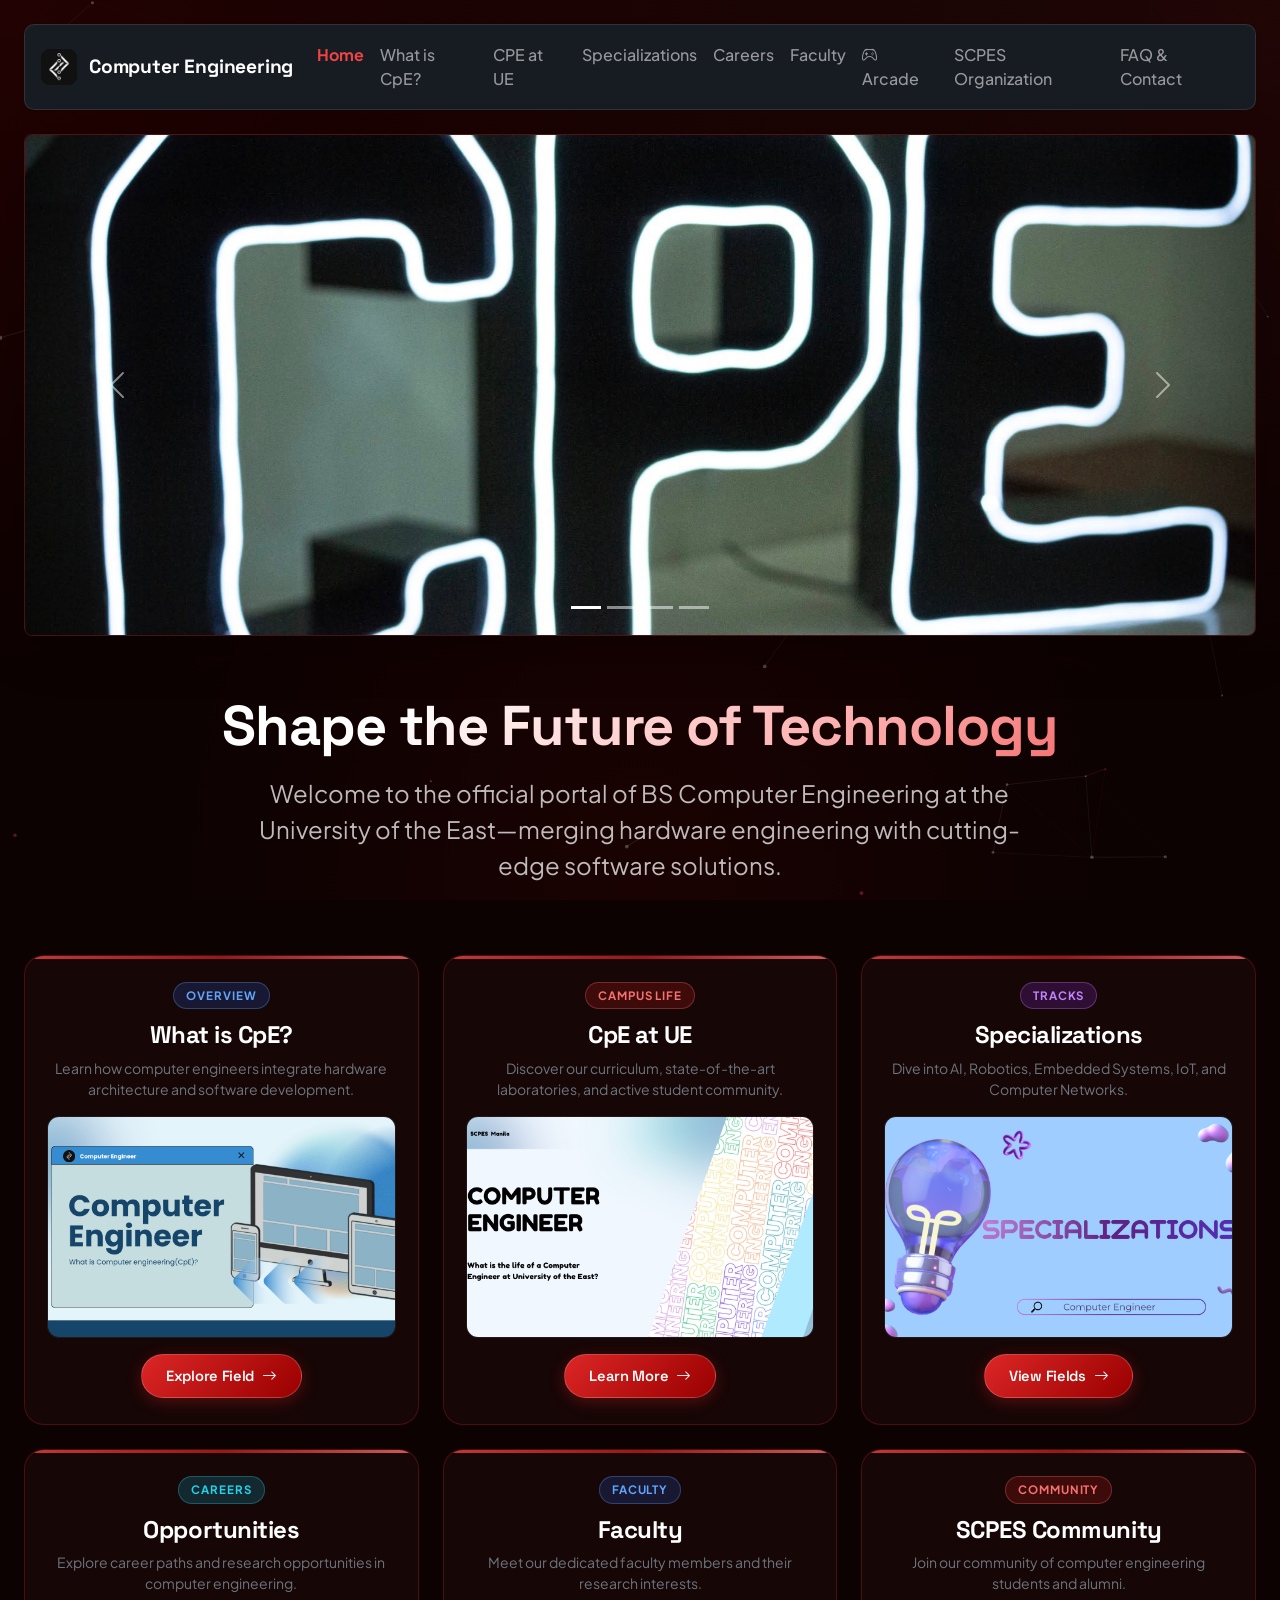
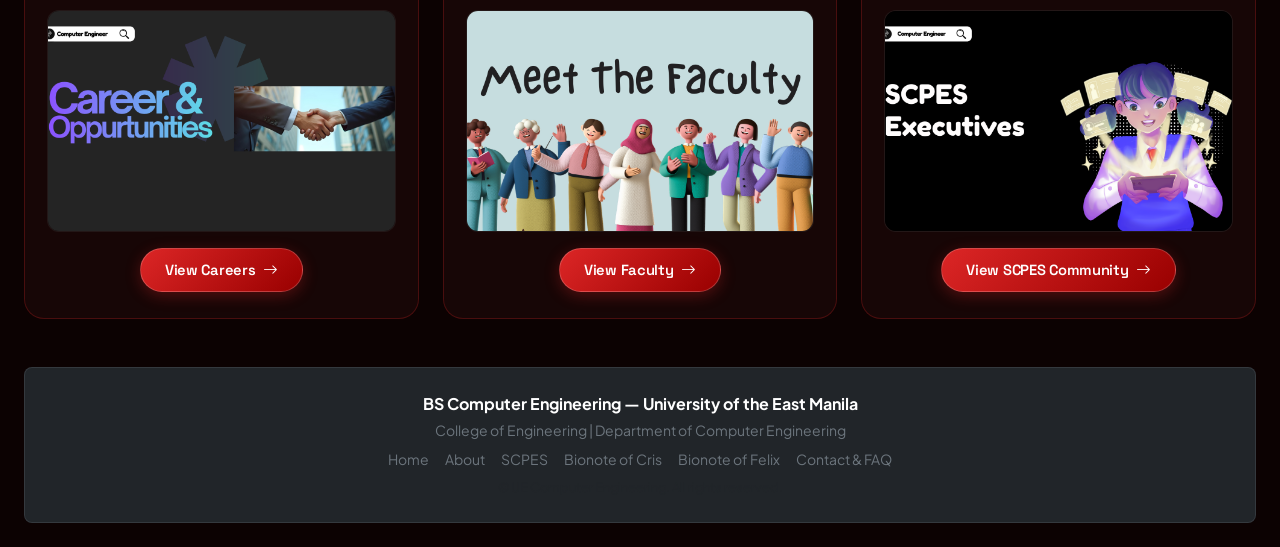
<file: index.html>
<!DOCTYPE html>
<html lang="en">
<head>
    <meta charset="utf-8">
    <meta name="viewport" content="width=device-width, initial-scale=1">
    <title>BS Computer Engineering | Home</title>

    <!-- GOOGLE FONTS -->
    <link rel="preconnect" href="https://fonts.googleapis.com">
    <link rel="preconnect" href="https://fonts.gstatic.com" crossorigin>
    <link href="https://fonts.googleapis.com/css2?family=Plus+Jakarta+Sans:wght@400;500;600;700&family=Space+Grotesk:wght@600;700&display=swap" rel="stylesheet">

    <!-- BOOTSTRAP 5 & BOOTSTRAP ICONS -->
    <link href="https://cdn.jsdelivr.net/npm/bootstrap@5.0.2/dist/css/bootstrap.min.css" rel="stylesheet">
    <link rel="stylesheet" href="https://cdn.jsdelivr.net/npm/bootstrap-icons@1.11.3/font/bootstrap-icons.min.css">
    <script src="https://cdn.jsdelivr.net/npm/bootstrap@5.0.2/dist/js/bootstrap.bundle.min.js"></script>

    <style>
        /* 1. DEEP UE CRIMSON AMBIENT BACKGROUND — toned down so it reads as a subtle wash, not a neon skin */
        body {
            font-family: 'Plus Jakarta Sans', sans-serif;
            background-color: #0c0202;
            background-image:
                radial-gradient(at 0% 0%, rgba(153, 0, 0, 0.16) 0px, transparent 55%),
                radial-gradient(at 100% 0%, rgba(220, 38, 38, 0.10) 0px, transparent 55%),
                radial-gradient(at 50% 100%, rgba(112, 2, 2, 0.14) 0px, transparent 55%);
            background-attachment: fixed;
            color: #f1f5f9;
            min-height: 100vh;
            position: relative;
        }

        /* CIRCUIT-TRACE CANVAS — sits behind all content */
        #circuit {
            position: fixed;
            inset: 0;
            z-index: 0;
            display: block;
            pointer-events: none;
        }

        /* Make sure the page content sits above the canvas */
        .container-fluid {
            position: relative;
            z-index: 1;
        }

        /* 2. HEADINGS & GRADIENT ACCENTS */
        h1, h2, h3, h4, h5, h6, .navbar-brand, .btn-apple {
            font-family: 'Space Grotesk', sans-serif;
            letter-spacing: -0.02em;
        }

        .hero-gradient-text {
            background: linear-gradient(135deg, #ffffff 30%, #fca5a5 70%, #ef4444 100%);
            -webkit-background-clip: text;
            -webkit-text-fill-color: transparent;
        }

        /* 3. NAVBAR & ROUNDED SQUARE LOGO */
        .custom-navbar {
            background-color: #171b22 !important;
            border: 1px solid rgba(255, 255, 255, 0.1) !important;
            border-radius: 10px !important;
            padding: 10px 16px !important;
        }

        .custom-navbar .navbar-brand {
            font-size: 1.2rem;
            font-weight: 700;
            color: #ffffff !important;
            letter-spacing: -0.01em;
        }

        /* CROPS OUT WHITE SPOTS & FORCES CLEAN ROUNDED SQUARE */
        .custom-navbar .logo-box {
            width: 36px;
            height: 36px;
            border-radius: 9px;
            overflow: hidden;
            background-color: #0c0d10;
            display: inline-flex;
            align-items: center;
            justify-content: center;
            flex-shrink: 0;
        }

        .custom-navbar .logo-img {
            width: 100%;
            height: 100%;
            object-fit: cover;
            transform: scale(1.22);
        }

        .custom-navbar .navbar-toggler {
            border: 1px solid rgba(255, 255, 255, 0.15) !important;
            border-radius: 8px;
            padding: 6px 10px;
        }

        .custom-navbar .navbar-toggler-icon {
            background-image: url("data:image/svg+xml,%3csvg xmlns='http://www.w3.org/2000/svg' viewBox='0 0 30 30'%3e%3cpath stroke='rgba%28255, 255, 255, 0.75%29' stroke-linecap='round' stroke-miterlimit='10' stroke-width='2' d='M4 7h22M4 15h22M4 23h22'/%3e%3c/svg%3e") !important;
        }

        .nav-link.active {
            color: #ef4444 !important;
            font-weight: 700;
        }

        /* 4. CAROUSEL STYLING */
        #myCarousel {
            border: 1px solid rgba(239, 68, 68, 0.25);
            box-shadow: 0 15px 35px rgba(0, 0, 0, 0.5);
        }

        .carousel-item {
            width: 100%;
            aspect-ratio: 2 / 1;
            max-height: 500px;
            background-color: #0f0505;
        }

        .carousel-item img {
            width: 100%;
            height: 100%;
            object-fit: cover;
            object-position: center;
        }

        @media (max-width: 768px) {
            .carousel-item {
                aspect-ratio: 16 / 9;
                max-height: 280px;
            }
        }

        /* 5. DARK CRIMSON APPLE-STYLE CARDS */
        .apple-card {
            background: rgba(26, 8, 8, 0.85);
            border-radius: 20px;
            overflow: hidden;
            border: 1px solid rgba(220, 38, 38, 0.25);
            transition: all 0.3s cubic-bezier(0.16, 1, 0.3, 1);
            padding: 26px 22px;
            text-align: center;
            height: 100%;
            display: flex;
            flex-direction: column;
            justify-content: space-between;
            position: relative;
        }

        .apple-card::before {
            content: "";
            position: absolute;
            top: 0;
            left: 0;
            right: 0;
            height: 3px;
            background: linear-gradient(90deg, #ef4444, #b91c1c, #f87171);
            opacity: 0.8;
            transition: opacity 0.3s ease;
        }

        .apple-card:hover {
            transform: translateY(-6px);
            box-shadow: 0 16px 35px rgba(220, 38, 38, 0.25);
            border-color: rgba(239, 68, 68, 0.5);
        }

        /* Badges on Cards */
        .card-badge {
            display: inline-block;
            font-size: 0.72rem;
            font-weight: 700;
            text-transform: uppercase;
            letter-spacing: 0.08em;
            padding: 4px 12px;
            border-radius: 50px;
            margin-bottom: 12px;
            border: 1px solid transparent;
        }

        .badge-blue { background-color: rgba(37, 99, 235, 0.2); color: #60a5fa; border-color: rgba(96, 165, 250, 0.3); }
        .badge-red { background-color: rgba(220, 38, 38, 0.2); color: #f87171; border-color: rgba(248, 113, 113, 0.3); }
        .badge-purple { background-color: rgba(147, 51, 234, 0.2); color: #c084fc; border-color: rgba(192, 132, 252, 0.3); }
        .badge-cyan { background-color: rgba(6, 182, 212, 0.2); color: #22d3ee; border-color: rgba(34, 211, 238, 0.3); }

        /* 6. CRIMSON GRADIENT BUTTONS */
        .btn-apple {
            background: linear-gradient(135deg, #dc2626 0%, #990000 100%);
            color: #ffffff;
            border-radius: 980px;
            padding: 10px 24px;
            font-weight: 600;
            font-size: 0.92rem;
            border: 1px solid rgba(255, 255, 255, 0.2);
            text-decoration: none;
            display: inline-block;
            box-shadow: 0 4px 15px rgba(220, 38, 38, 0.3);
            transition: all 0.25s ease;
        }

        .btn-apple:hover {
            background: linear-gradient(135deg, #ef4444 0%, #b91c1c 100%);
            color: #ffffff;
            box-shadow: 0 6px 20px rgba(239, 68, 68, 0.45);
            transform: scale(1.03);
        }

        /* 7. CARD IMAGES */
        .card-img-container {
            margin-top: 10px;
            width: 100%;
            background-color: rgba(0, 0, 0, 0.3);
            border-radius: 12px;
            overflow: hidden;
            border: 1px solid rgba(255, 255, 255, 0.08);
        }

        .card-img-container img {
            width: 100%;
            height: 220px;
            object-fit: cover;
            display: block;
        }
    </style>
</head>
<body>

<!-- CIRCUIT-TRACE BACKGROUND EFFECT -->
<canvas id="circuit"></canvas>

<div class="container-fluid px-4 my-4">

    <!-- MASTER NAVBAR -->
<nav class="navbar navbar-expand-lg navbar-dark custom-navbar shadow-sm mb-4">
    <div class="container-fluid px-0">
        <a href="index.html" class="navbar-brand d-flex align-items-center gap-2">
            <div class="logo-box me-1">
                <img src="assets/cpeimg.jpg" alt="CpE Logo" class="logo-img" onerror="this.onerror=null; this.src='data:image/svg+xml;utf8,<svg xmlns=\'http://www.w3.org/2000/svg\' viewBox=\'0 0 100 100\' width=\'100\' height=\'100\'><rect width=\'100\' height=\'100\' fill=\'%23111317\'/><path d=\'M35 35 L50 50 L35 65 M50 35 L65 50 L50 65\' stroke=\'%23ffffff\' stroke-width=\'8\' stroke-linecap=\'round\' stroke-linejoin=\'round\' fill=\'none\'/></svg>';">
            </div>
            <span class="text-white">Computer Engineering</span>
        </a>

        <button type="button" class="navbar-toggler" data-bs-toggle="collapse" data-bs-target="#navbarCollapse">
            <span class="navbar-toggler-icon"></span>
        </button>

        <div class="collapse navbar-collapse" id="navbarCollapse">
            <div class="navbar-nav ms-auto fw-medium">
                <a href="index.html" class="nav-item nav-link active">Home</a>
                <a href="what-is-cpe.html" class="nav-item nav-link">What is CpE?</a>
                <a href="cpe-at-ue.html" class="nav-item nav-link">CPE at UE</a>
                <a href="specializations.html" class="nav-item nav-link">Specializations</a>
                <a href="opportunities.html" class="nav-item nav-link">Careers</a>
                <a href="faculty.html" class="nav-item nav-link">Faculty</a>
                <a href="arcade.html" class="nav-item nav-link nav-arcade"><i class="bi bi-controller me-1"></i>Arcade</a>
                <a href="scpes.html" class="nav-item nav-link">SCPES Organization</a>
                <a href="contact.html" class="nav-item nav-link">FAQ & Contact</a>
            </div>
        </div>
    </div>
</nav>

    <!-- BANNER CAROUSEL -->
    <div id="myCarousel" class="carousel slide mb-5 rounded-3 overflow-hidden shadow-lg" data-bs-ride="carousel">
        <div class="carousel-indicators">
            <button type="button" data-bs-target="#myCarousel" data-bs-slide-to="0" class="active" aria-current="true"></button>
            <button type="button" data-bs-target="#myCarousel" data-bs-slide-to="1"></button>
            <button type="button" data-bs-target="#myCarousel" data-bs-slide-to="2"></button>
            <button type="button" data-bs-target="#myCarousel" data-bs-slide-to="3"></button>
        </div>

        <div class="carousel-inner">
            <div class="carousel-item active">
                <img src="assets/slide1.jpg" alt="Slide 1" onerror="this.src='slide1.jpg'">
            </div>
            <div class="carousel-item">
                <img src="assets/slide2.jpg" alt="Slide 2" onerror="this.src='slide2.jpg'">
            </div>
            <div class="carousel-item">
                <img src="assets/slide3.jpg" alt="Slide 3" onerror="this.src='slide3.jpg'">
            </div>
            <div class="carousel-item">
                <img src="assets/slide5.jpg" alt="Slide 4" onerror="this.src='slide5.jpg'">
            </div>
        </div>

        <button class="carousel-control-prev" type="button" data-bs-target="#myCarousel" data-bs-slide="prev">
            <span class="carousel-control-prev-icon" aria-hidden="true"></span>
            <span class="visually-hidden">Previous</span>
        </button>
        <button class="carousel-control-next" type="button" data-bs-target="#myCarousel" data-bs-slide="next">
            <span class="carousel-control-next-icon" aria-hidden="true"></span>
            <span class="visually-hidden">Next</span>
        </button>
    </div>

    <!-- HERO SECTION WITH GRADIENT HEADLINE -->
    <div class="text-center mb-5 py-2">
        <h1 class="fw-bold display-4 hero-gradient-text mb-3">Shape the Future of Technology</h1>
        <p class="text-light opacity-75 lead fs-4 col-md-8 mx-auto fw-normal">
            Welcome to the official portal of BS Computer Engineering at the University of the East—merging hardware engineering with cutting-edge software solutions.
        </p>
    </div>

    <!-- FEATURED SECTIONS GRID -->
    <div class="row g-4 justify-content-center mb-5">

        <div class="col-md-6 col-lg-4">
            <div class="apple-card">
                <div>
                    <span class="card-badge badge-blue">Overview</span>
                    <h3 class="fw-bold fs-4 mb-2 text-white">What is CpE?</h3>
                    <p class="text-secondary small mb-0">Learn how computer engineers integrate hardware architecture and software development.</p>
                </div>
                <div class="card-img-container my-3">
                    <img src="assets/cpeabout2.png" alt="What is CpE" onerror="this.src='cpeabout2.png'">
                </div>
                <div>
                    <a href="what-is-cpe.html" class="btn-apple">Explore Field <i class="bi bi-arrow-right ms-1"></i></a>
                </div>
            </div>
        </div>

        <div class="col-md-6 col-lg-4">
            <div class="apple-card">
                <div>
                    <span class="card-badge badge-red">Campus Life</span>
                    <h3 class="fw-bold fs-4 mb-2 text-white">CpE at UE</h3>
                    <p class="text-secondary small mb-0">Discover our curriculum, state-of-the-art laboratories, and active student community.</p>
                </div>
                <div class="card-img-container my-3">
                    <img src="assets/cpeue.png" alt="CPE at UE" onerror="this.src='cpeue.png'">
                </div>
                <div>
                    <a href="cpe-at-ue.html" class="btn-apple">Learn More <i class="bi bi-arrow-right ms-1"></i></a>
                </div>
            </div>
        </div>

        <div class="col-md-6 col-lg-4">
            <div class="apple-card">
                <div>
                    <span class="card-badge badge-purple">Tracks</span>
                    <h3 class="fw-bold fs-4 mb-2 text-white">Specializations</h3>
                    <p class="text-secondary small mb-0">Dive into AI, Robotics, Embedded Systems, IoT, and Computer Networks.</p>
                </div>
                <div class="card-img-container my-3">
                    <img src="assets/specializations.png" alt="Specializations" onerror="this.src='specializations.png'">
                </div>
                <div>
                    <a href="specializations.html" class="btn-apple">View Fields <i class="bi bi-arrow-right ms-1"></i></a>
                </div>
            </div>
        </div>

        <div class="col-md-6 col-lg-4">
            <div class="apple-card">
                <div>
                    <span class="card-badge badge-cyan">Careers</span>
                    <h3 class="fw-bold fs-4 mb-2 text-white">Opportunities</h3>
                    <p class="text-secondary small mb-0">Explore career paths and research opportunities in computer engineering.</p>
                </div>
                <div class="card-img-container my-3">
                    <img src="assets/cj.op.png" alt="Opportunities" onerror="this.src='cj.op.png'">
                </div>
                <div>
                    <a href="opportunities.html" class="btn-apple">View Careers <i class="bi bi-arrow-right ms-1"></i></a>
                </div>
            </div>
        </div>

        <div class="col-md-6 col-lg-4">
            <div class="apple-card">
                <div>
                    <span class="card-badge badge-blue">Faculty</span>
                    <h3 class="fw-bold fs-4 mb-2 text-white">Faculty</h3>
                    <p class="text-secondary small mb-0">Meet our dedicated faculty members and their research interests.</p>
                </div>
                <div class="card-img-container my-3">
                    <img src="assets/faculty.png" alt="Faculty" onerror="this.src='faculty.png'">
                </div>
                <div>
                    <a href="faculty.html" class="btn-apple">View Faculty <i class="bi bi-arrow-right ms-1"></i></a>
                </div>
            </div>
        </div>

        <div class="col-md-6 col-lg-4">
            <div class="apple-card">
                <div>
                    <span class="card-badge badge-red">Community</span>
                    <h3 class="fw-bold fs-4 mb-2 text-white">SCPES Community</h3>
                    <p class="text-secondary small mb-0">Join our community of computer engineering students and alumni.</p>
                </div>
                <div class="card-img-container my-3">
                    <img src="assets/executives.png" alt="SCPES Community" onerror="this.src='executives.png'">
                </div>
                <div>
                    <a href="scpes.html" class="btn-apple">View SCPES Community <i class="bi bi-arrow-right ms-1"></i></a>
                </div>
            </div>
        </div>

    </div>

    <!-- FOOTER -->
    <footer class="bg-dark text-white rounded-3 py-4 mt-5 border border-secondary border-opacity-25">
        <div class="container text-center">
            <p class="fw-bold mb-1">BS Computer Engineering — University of the East Manila</p>
            <p class="text-secondary small mb-2">College of Engineering | Department of Computer Engineering</p>
            <div class="d-flex justify-content-center gap-3 small mb-2">
                <a href="index.html" class="text-decoration-none text-secondary">Home</a>
                <a href="what-is-cpe.html" class="text-decoration-none text-secondary">About</a>
                <a href="scpes.html" class="text-decoration-none text-secondary">SCPES</a>
                <a href="https://pejercrisgadiel-lab.github.io/ncp3106_2026_cgpejer/" class="text-decoration-none text-secondary">Bionote of Cris</a>
                <a href ="https://felixadriano1306.github.io/ncp3106_2026_ffadriano/" class="text-decoration-none text-secondary">Bionote of Felix</a>
                <a href="contact.html" class="text-decoration-none text-secondary">Contact & FAQ</a>
            </div>
            <p class="text-muted extra-small mb-0" style="font-size: 0.8rem;">&copy; UE Computer Engineering. All rights reserved.</p>
        </div>
    </footer>

</div>

<!-- CIRCUIT-TRACE BACKGROUND EFFECT SCRIPT -->
<script src="circuit.js"></script>

</body>
</html>
</file>
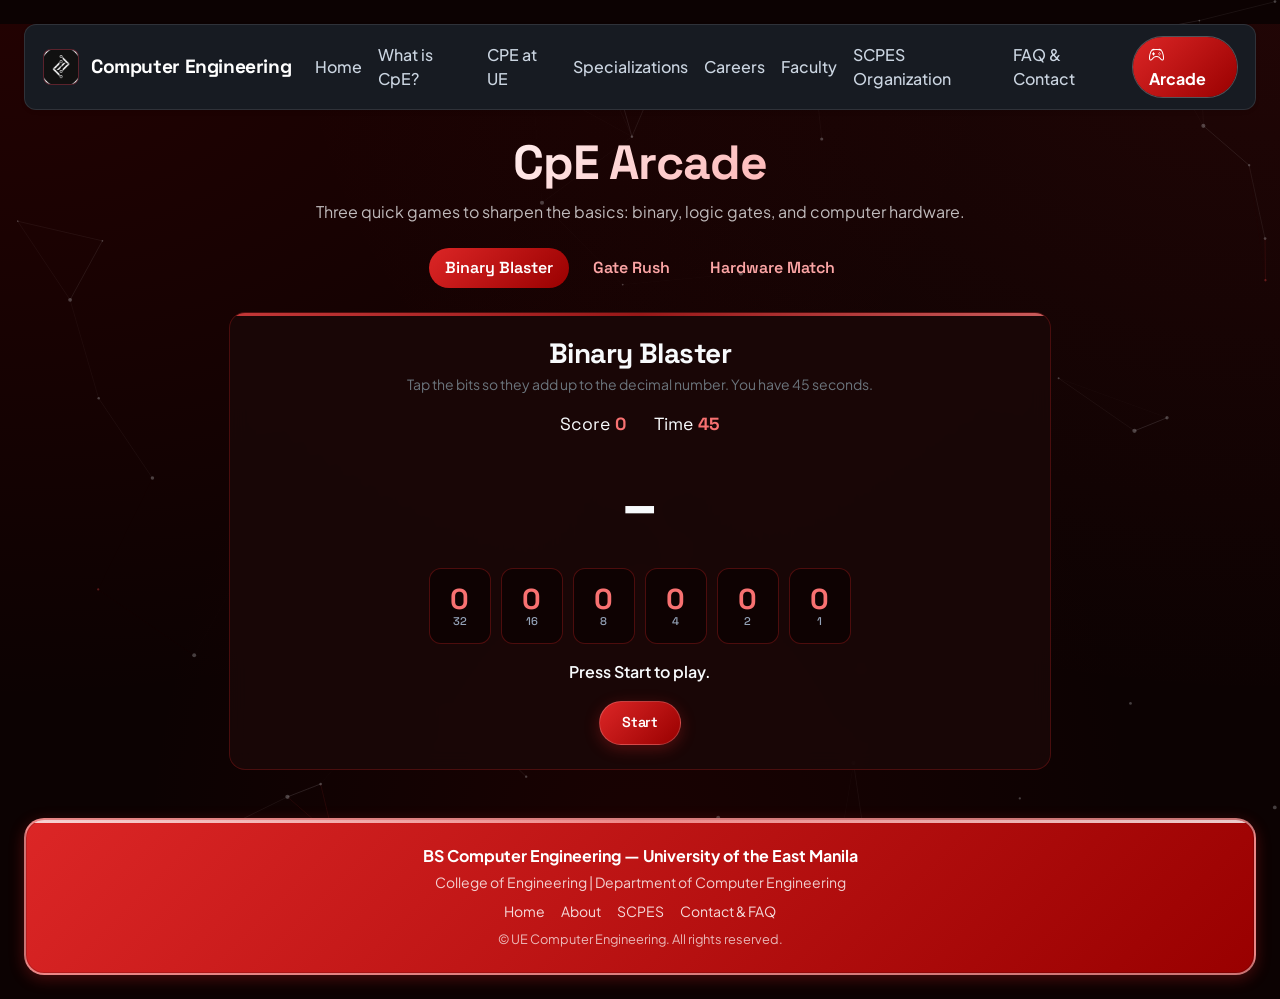
<file: arcade.html>
<!DOCTYPE html>
<html lang="en">
<head>
<meta charset="utf-8">
<meta name="viewport" content="width=device-width, initial-scale=1">
<title>BS Computer Engineering | Arcade</title>
<link rel="preconnect" href="https://fonts.googleapis.com">
<link rel="preconnect" href="https://fonts.gstatic.com" crossorigin>
<link href="https://fonts.googleapis.com/css2?family=Plus+Jakarta+Sans:wght@400;500;600;700&family=Space+Grotesk:wght@600;700&display=swap" rel="stylesheet">
<link href="https://cdn.jsdelivr.net/npm/bootstrap@5.0.2/dist/css/bootstrap.min.css" rel="stylesheet">
<link rel="stylesheet" href="https://cdn.jsdelivr.net/npm/bootstrap-icons@1.11.3/font/bootstrap-icons.min.css">
<script src="https://cdn.jsdelivr.net/npm/bootstrap@5.0.2/dist/js/bootstrap.bundle.min.js"></script>
<style>
/* ============================================================
   BASE THEME (copied from style.css so this page works on its own)
   ============================================================ */
:root{--bg-main:#090d16;--border-card:rgba(255,255,255,.08);--ue-red:#dc2626;--cyber-cyan:#f87171;--cyber-blue:#990000;--logic-green:#10b981;--text-primary:#f8fafc;--text-secondary:#94a3b8}
html{background:#090d16}
body{font-family:'Plus Jakarta Sans',sans-serif;background-color:var(--bg-main);
background-image:radial-gradient(at 0% 0%,rgba(220,38,38,.15) 0,transparent 50%),radial-gradient(at 100% 0%,rgba(220,38,38,.2) 0,transparent 50%),radial-gradient(at 50% 100%,rgba(15,23,42,.8) 0,transparent 50%),repeating-linear-gradient(0deg,rgba(255,255,255,.012) 0,rgba(255,255,255,.012) 1px,transparent 1px,transparent 24px),repeating-linear-gradient(90deg,rgba(255,255,255,.012) 0,rgba(255,255,255,.012) 1px,transparent 1px,transparent 24px);
background-attachment:fixed;color:var(--text-primary);min-height:100vh;position:relative;overflow-x:hidden}
.container-fluid,nav,footer{position:relative;z-index:1}
h1,h2,h3,h4,h5,h6,.navbar-brand,.btn-apple{font-family:'Space Grotesk',sans-serif;letter-spacing:-.02em}
.hero-gradient-text{background:linear-gradient(135deg,#fff 20%,#f87171 60%,#ef4444 100%);-webkit-background-clip:text;-webkit-text-fill-color:transparent}
.custom-navbar{background-color:rgba(15,23,42,.85)!important;backdrop-filter:blur(12px);border:1px solid rgba(255,255,255,.1)!important;border-radius:12px!important;padding:10px 18px!important}
.custom-navbar .navbar-brand{font-size:1.2rem;font-weight:700;color:#fff!important}
.custom-navbar .logo-box{width:36px;height:36px;border-radius:8px;overflow:hidden;background:#0b1120;border:1px solid rgba(239,68,68,.3);display:inline-flex;align-items:center;justify-content:center;flex-shrink:0}
.custom-navbar .logo-img{width:100%;height:100%;object-fit:cover;transform:scale(1.1)}
.custom-navbar .navbar-toggler{border:1px solid rgba(255,255,255,.15)!important;border-radius:8px;padding:6px 10px}
.custom-navbar .navbar-toggler-icon{background-image:url("data:image/svg+xml,%3csvg xmlns='http://www.w3.org/2000/svg' viewBox='0 0 30 30'%3e%3cpath stroke='rgba%28255, 255, 255, 0.75%29' stroke-linecap='round' stroke-miterlimit='10' stroke-width='2' d='M4 7h22M4 15h22M4 23h22'/%3e%3c/svg%3e")!important}
.nav-link{color:#cbd5e1!important;transition:color .2s}
.nav-link:hover{color:var(--cyber-cyan)!important}
.nav-link.active{color:#f87171!important;font-weight:700;position:relative}
.nav-link.active::after{content:'';position:absolute;bottom:2px;left:8px;right:8px;height:2px;background:var(--cyber-cyan);border-radius:2px}
.apple-card{background:rgba(15,23,42,.75);backdrop-filter:blur(10px);border-radius:16px;border:1px solid var(--border-card);padding:24px;position:relative;overflow:hidden}
.apple-card::after{content:"";position:absolute;top:0;left:0;right:0;height:2px;background:linear-gradient(90deg,#ef4444,#f87171,#10b981);opacity:.7}
.btn-apple{background:linear-gradient(135deg,#dc2626 0%,#990000 100%);color:#fff!important;border-radius:50px;padding:10px 22px;font-weight:600;font-size:.9rem;border:1px solid rgba(255,255,255,.2);display:inline-block;box-shadow:0 4px 15px rgba(220,38,38,.25);transition:all .25s}
.btn-apple:hover{background:linear-gradient(135deg,#ef4444 0%,#f87171 100%);transform:scale(1.03)}

/* ============================================================
   Arcade page styles — loads AFTER style.css
   ============================================================ */

/* --- NAV ARCADE BUTTON (move this block into style.css so every page gets it) --- */
.custom-navbar .nav-link.nav-arcade {
    background: linear-gradient(135deg, #dc2626 0%, #990000 100%);
    color: #ffffff !important;
    border-radius: 50px;
    padding: 6px 16px !important;
    margin-left: 6px;
    font-weight: 700;
    box-shadow: 0 0 0 1px rgba(255, 255, 255, 0.25);
}
.custom-navbar .nav-link.nav-arcade:hover {
    background: linear-gradient(135deg, #ef4444 0%, #f87171 100%);
    color: #ffffff !important;
}
.custom-navbar .nav-link.nav-arcade::after { display: none; }

/* --- CIRCUIT CANVAS (used by circuit.js on this page) --- */
#circuit { position: fixed; inset: 0; z-index: 0; display: block; pointer-events: none; }

/* --- GAME TABS --- */
.game-tabs .nav-link { border-radius: 980px; font-weight: 600; font-family: 'Space Grotesk', sans-serif; }
.game-tabs .nav-link.active {
    background: linear-gradient(135deg, #dc2626 0%, #990000 100%);
    color: #ffffff !important;
}
.game-tabs .nav-link.active::after { display: none; }

/* --- SHARED GAME UI --- */
.hud { display: flex; justify-content: center; gap: 28px; font-family: 'Space Grotesk', sans-serif; font-size: 1.1rem; margin-bottom: 18px; }
.hud b { color: var(--cyber-cyan); }
.msg { min-height: 1.6em; font-weight: 600; }
.ok { color: var(--logic-green); }
.bad { color: #f87171; }
.btn-apple:focus-visible, .bit:focus-visible, .mem-card:focus-visible { outline: 3px solid var(--cyber-cyan); outline-offset: 2px; }

/* --- BINARY BLASTER --- */
.target { font-family: 'Space Grotesk', sans-serif; font-size: 4rem; font-weight: 700; }
.bits { display: flex; justify-content: center; gap: 10px; flex-wrap: wrap; }
.bit {
    width: 62px; height: 76px; border-radius: 12px;
    border: 1px solid var(--border-card); background: rgba(2, 6, 23, 0.6); color: var(--cyber-cyan);
    font-family: 'Space Grotesk', sans-serif; font-size: 1.8rem; font-weight: 700;
    display: flex; flex-direction: column; align-items: center; justify-content: center;
    line-height: 1.1; cursor: pointer; transition: all 0.15s;
}
.bit small { font-size: 0.7rem; font-weight: 500; color: var(--text-secondary); }
.bit.on { background: linear-gradient(135deg, #dc2626 0%, #990000 100%); color: #fff; box-shadow: 0 0 14px rgba(239,68,68, 0.5); }
.bit.on small { color: rgba(255, 255, 255, 0.8); }

/* --- GATE RUSH --- */
.gate {
    display: inline-flex; align-items: center; gap: 14px;
    font-family: 'Space Grotesk', sans-serif; font-size: 2.4rem; font-weight: 700;
    padding: 18px 28px; border: 1px solid rgba(239,68,68, 0.3); border-radius: 16px; background: rgba(2, 6, 23, 0.5);
}
.gate .op { color: var(--cyber-cyan); }
.choices { display: flex; justify-content: center; gap: 16px; margin-top: 20px; }
.choices .btn-apple { min-width: 90px; font-size: 1.4rem; }

/* --- HARDWARE MATCH --- */
.mem-grid { display: grid; grid-template-columns: repeat(4, 1fr); gap: 10px; max-width: 560px; margin: 0 auto; }
.mem-card {
    aspect-ratio: 1.2 / 1; border-radius: 12px; border: 1px solid var(--border-card);
    background: rgba(2, 6, 23, 0.6); color: #fff;
    display: flex; align-items: center; justify-content: center; text-align: center;
    padding: 6px; font-size: 0.82rem; font-weight: 600; cursor: pointer;
}
.mem-card.down { background: linear-gradient(135deg, #dc2626 0%, #990000 100%); font-size: 1.6rem; }
.mem-card.matched { background: rgba(16, 185, 129, 0.15); border-color: var(--logic-green); color: #a7f3d0; cursor: default; }

/* --- CRIMSON FOOTER --- */
.footer-crimson {
    background: linear-gradient(135deg, #dc2626 0%, #990000 100%);
    border: 2px solid rgba(255, 255, 255, 0.45);
    border-radius: 20px !important;
    box-shadow: 0 4px 15px rgba(220, 38, 38, 0.3), inset 0 0 0 1px rgba(0, 0, 0, 0.15);
    position: relative; overflow: hidden;
}
.footer-crimson::before {
    content: ""; position: absolute; top: 0; left: 0; right: 0; height: 3px;
    background: linear-gradient(90deg, #ffffff, #fca5a5, #ffffff); opacity: 0.8;
}
.footer-crimson a { color: rgba(255, 255, 255, 0.85); transition: color 0.2s ease; }
.footer-crimson a:hover { color: #ffffff; text-decoration: underline !important; }

@media (max-width: 576px) {
    .bit { width: 42px; height: 60px; font-size: 1.3rem; }
    .mem-grid { grid-template-columns: repeat(3, 1fr); }
    .target { font-size: 3rem; }
    .gate { font-size: 1.5rem; padding: 14px 16px; }
}
@media (prefers-reduced-motion: reduce) { * { transition: none !important; } }

/* ============================================================
   CRIMSON THEME OVERRIDES (matches index.html)
   ============================================================ */
:root{--cyber-cyan:#f87171;--cyber-blue:#990000;--bg-main:#0c0202}
html{background:#0c0202}
body{background-color:#0c0202;
background-image:radial-gradient(at 0% 0%,rgba(153,0,0,.16) 0,transparent 55%),radial-gradient(at 100% 0%,rgba(220,38,38,.10) 0,transparent 55%),radial-gradient(at 50% 100%,rgba(112,2,2,.14) 0,transparent 55%)}
.hero-gradient-text{background:linear-gradient(135deg,#fff 30%,#fca5a5 70%,#ef4444 100%);-webkit-background-clip:text;-webkit-text-fill-color:transparent}
.custom-navbar{background-color:#171b22!important}
.custom-navbar .logo-box{border-color:rgba(239,68,68,.35)}
.nav-link:hover,.nav-link.active{color:#ef4444!important}
.nav-link.active::after{background:#ef4444}
.apple-card{background:rgba(26,8,8,.85);border-color:rgba(220,38,38,.25)}
.apple-card::after{height:3px;background:linear-gradient(90deg,#ef4444,#b91c1c,#f87171);opacity:.8}
.btn-apple{box-shadow:0 4px 15px rgba(220,38,38,.3)}
.btn-apple:hover{background:linear-gradient(135deg,#ef4444 0%,#b91c1c 100%);box-shadow:0 6px 20px rgba(239,68,68,.45)}
.bit,.mem-card,.gate{background:rgba(12,2,2,.7);border-color:rgba(220,38,38,.3)}
.bit.on{box-shadow:0 0 14px rgba(239,68,68,.6)}
.bit.on,.mem-card.down,.game-tabs .nav-link.active,.custom-navbar .nav-link.nav-arcade{background:linear-gradient(135deg,#dc2626 0%,#990000 100%)}
.custom-navbar .nav-link.nav-arcade:hover{background:linear-gradient(135deg,#ef4444 0%,#b91c1c 100%)}
.game-tabs .nav-link:not(.active){color:#fca5a5!important}
.game-tabs .nav-link.active{color:#fff!important}

</style>
</head>
<body>
<canvas id="circuit"></canvas>
<div class="container-fluid px-4 my-4">

<nav class="navbar navbar-expand-lg navbar-dark custom-navbar shadow-sm mb-4">
  <div class="container-fluid px-0">
    <a href="index.html" class="navbar-brand d-flex align-items-center gap-2">
      <div class="logo-box me-1"><img src="assets/cpeimg.jpg" alt="CpE Logo" class="logo-img"></div>
      <span class="text-white">Computer Engineering</span>
    </a>
    <button type="button" class="navbar-toggler" data-bs-toggle="collapse" data-bs-target="#navbarCollapse"><span class="navbar-toggler-icon"></span></button>
    <div class="collapse navbar-collapse" id="navbarCollapse">
      <div class="navbar-nav ms-auto fw-medium align-items-lg-center">
        <a href="index.html" class="nav-item nav-link">Home</a>
        <a href="what-is-cpe.html" class="nav-item nav-link">What is CpE?</a>
        <a href="cpe-at-ue.html" class="nav-item nav-link">CPE at UE</a>
        <a href="specializations.html" class="nav-item nav-link">Specializations</a>
        <a href="opportunities.html" class="nav-item nav-link">Careers</a>
        <a href="faculty.html" class="nav-item nav-link">Faculty</a>
        <a href="scpes.html" class="nav-item nav-link">SCPES Organization</a>
        <a href="contact.html" class="nav-item nav-link">FAQ & Contact</a>
        <a href="arcade.html" class="nav-item nav-link nav-arcade active"><i class="bi bi-controller me-1"></i>Arcade</a>
      </div>
    </div>
  </div>
</nav>

<div class="text-center mb-4">
  <h1 class="fw-bold display-5 hero-gradient-text mb-2">CpE Arcade</h1>
  <p class="text-light opacity-75 col-md-7 mx-auto">Three quick games to sharpen the basics: binary, logic gates, and computer hardware.</p>
</div>

<ul class="nav nav-pills game-tabs justify-content-center gap-2 mb-4" role="tablist">
  <li class="nav-item"><button class="nav-link active" data-bs-toggle="pill" data-bs-target="#g1" type="button">Binary Blaster</button></li>
  <li class="nav-item"><button class="nav-link" data-bs-toggle="pill" data-bs-target="#g2" type="button">Gate Rush</button></li>
  <li class="nav-item"><button class="nav-link" data-bs-toggle="pill" data-bs-target="#g3" type="button">Hardware Match</button></li>
</ul>

<div class="tab-content col-lg-8 mx-auto">

<!-- GAME 1 -->
<div class="tab-pane fade show active" id="g1">
 <div class="apple-card text-center">
  <h3 class="fw-bold mb-1">Binary Blaster</h3>
  <p class="text-secondary small">Tap the bits so they add up to the decimal number. You have 45 seconds.</p>
  <div class="hud"><span>Score <b id="b-score">0</b></span><span>Time <b id="b-time">45</b></span></div>
  <div class="target mb-3" id="b-target">–</div>
  <div class="bits mb-3" id="b-bits"></div>
  <div class="msg mb-3" id="b-msg">Press Start to play.</div>
  <button class="btn-apple" id="b-start">Start</button>
 </div>
</div>

<!-- GAME 2 -->
<div class="tab-pane fade" id="g2">
 <div class="apple-card text-center">
  <h3 class="fw-bold mb-1">Gate Rush</h3>
  <p class="text-secondary small">Work out the output of each logic gate. 10 rounds, streaks earn bonus points.</p>
  <div class="hud"><span>Score <b id="l-score">0</b></span><span>Streak <b id="l-streak">0</b></span><span>Round <b id="l-round">0</b>/10</span></div>
  <div class="gate mb-2" id="l-gate">A ? B</div>
  <div class="choices"><button class="btn-apple" data-ans="0">0</button><button class="btn-apple" data-ans="1">1</button></div>
  <div class="msg mt-3 mb-3" id="l-msg">Press Start to play.</div>
  <button class="btn-apple" id="l-start">Start</button>
 </div>
</div>

<!-- GAME 3 -->
<div class="tab-pane fade" id="g3">
 <div class="apple-card text-center">
  <h3 class="fw-bold mb-1">Hardware Match</h3>
  <p class="text-secondary small">Flip two cards to match each component with what it does.</p>
  <div class="hud"><span>Moves <b id="m-moves">0</b></span><span>Pairs <b id="m-pairs">0</b>/6</span></div>
  <div class="mem-grid mb-3" id="m-grid"></div>
  <div class="msg mb-3" id="m-msg"></div>
  <button class="btn-apple" id="m-start">New game</button>
 </div>
</div>

</div>

<footer class="footer-crimson text-white rounded-3 py-4 mt-5">
  <div class="container text-center">
    <p class="fw-bold mb-1">BS Computer Engineering — University of the East Manila</p>
    <p class="small mb-2" style="color:rgba(255,255,255,.8)">College of Engineering | Department of Computer Engineering</p>
    <div class="d-flex justify-content-center gap-3 small mb-2">
      <a href="index.html" class="text-decoration-none">Home</a>
      <a href="what-is-cpe.html" class="text-decoration-none">About</a>
      <a href="scpes.html" class="text-decoration-none">SCPES</a>
      <a href="contact.html" class="text-decoration-none">Contact & FAQ</a>
    </div>
    <p class="mb-0" style="font-size:.8rem;color:rgba(255,255,255,.7)">&copy; UE Computer Engineering. All rights reserved.</p>
  </div>
</footer>
</div>

<script>
(()=>{
const $=id=>document.getElementById(id), rnd=n=>Math.floor(Math.random()*n);

/* ---------- Game 1: Binary Blaster ---------- */
(()=>{
  let score=0,time=45,timer=null,target=0,bits=[0,0,0,0,0,0];
  const box=$('b-bits');
  box.innerHTML=[32,16,8,4,2,1].map((v,i)=>`<button class="bit" data-i="${i}" aria-label="Bit worth ${v}" disabled>0<small>${v}</small></button>`).join('');
  const val=()=>bits.reduce((s,b,i)=>s+b*[32,16,8,4,2,1][i],0);
  const draw=()=>box.querySelectorAll('.bit').forEach((el,i)=>{el.classList.toggle('on',!!bits[i]);el.firstChild.nodeValue=bits[i]});
  function next(){bits=[0,0,0,0,0,0];target=1+rnd(63);$('b-target').textContent=target;draw()}
  function end(){clearInterval(timer);box.querySelectorAll('.bit').forEach(b=>b.disabled=true);$('b-target').textContent='–';$('b-msg').innerHTML=`Time's up! Final score: <b>${score}</b>`;$('b-start').textContent='Play again'}
  $('b-start').onclick=()=>{score=0;time=45;$('b-score').textContent=0;$('b-time').textContent=time;$('b-msg').textContent='';box.querySelectorAll('.bit').forEach(b=>b.disabled=false);next();clearInterval(timer);
    timer=setInterval(()=>{$('b-time').textContent=--time;if(time<=0)end()},1000)};
  box.onclick=e=>{const b=e.target.closest('.bit');if(!b||b.disabled)return;const i=+b.dataset.i;bits[i]^=1;draw();
    if(val()===target){score+=10;$('b-score').textContent=score;$('b-msg').innerHTML='<span class="ok">Correct! +10</span>';next()}};
})();

/* ---------- Game 2: Gate Rush ---------- */
(()=>{
  const gates={AND:(a,b)=>a&b,OR:(a,b)=>a|b,XOR:(a,b)=>a^b,NAND:(a,b)=>+!(a&b),NOR:(a,b)=>+!(a|b),XNOR:(a,b)=>+!(a^b)};
  let score,streak,round,ans,live=false;
  const btns=document.querySelectorAll('#g2 [data-ans]');
  function next(){
    if(round===10){live=false;$('l-gate').textContent='A ? B';$('l-msg').innerHTML=`Done! Final score: <b>${score}</b>`;$('l-start').textContent='Play again';return}
    round++;$('l-round').textContent=round;
    const n=Object.keys(gates)[rnd(6)],a=rnd(2),b=rnd(2);ans=gates[n](a,b);
    $('l-gate').innerHTML=`${a} <span class="op">${n}</span> ${b}`;
  }
  $('l-start').onclick=()=>{score=0;streak=0;round=0;live=true;$('l-score').textContent=0;$('l-streak').textContent=0;$('l-msg').textContent='';next()};
  btns.forEach(b=>b.onclick=()=>{if(!live)return;
    if(+b.dataset.ans===ans){streak++;score+=10+Math.min(streak-1,5)*2;$('l-msg').innerHTML='<span class="ok">Correct!</span>'}
    else{streak=0;$('l-msg').innerHTML=`<span class="bad">Wrong. The answer was ${ans}.</span>`}
    $('l-score').textContent=score;$('l-streak').textContent=streak;next()});
})();

/* ---------- Game 3: Hardware Match ---------- */
(()=>{
  const pairs=[['CPU','Runs program instructions'],['RAM','Fast, temporary memory'],['ROM','Permanent firmware storage'],['ALU','Does math and logic'],['GPU','Parallel graphics processing'],['ADC','Analog to digital converter']];
  let first=null,lock=false,moves,found;
  function build(){
    moves=0;found=0;first=null;lock=false;$('m-moves').textContent=0;$('m-pairs').textContent=0;$('m-msg').textContent='';
    const deck=pairs.flatMap((p,i)=>[{id:i,t:p[0]},{id:i,t:p[1]}]).sort(()=>Math.random()-.5);
    $('m-grid').innerHTML=deck.map((c,k)=>`<button class="mem-card down" data-id="${c.id}" data-t="${c.t}" aria-label="Hidden card ${k+1}">?</button>`).join('');
  }
  $('m-grid').onclick=e=>{
    const c=e.target.closest('.mem-card');if(!c||lock||!c.classList.contains('down'))return;
    c.classList.remove('down');c.textContent=c.dataset.t;
    if(!first){first=c;return}
    moves++;$('m-moves').textContent=moves;
    if(first.dataset.id===c.dataset.id){first.classList.add('matched');c.classList.add('matched');first=null;$('m-pairs').textContent=++found;
      if(found===6)$('m-msg').innerHTML=`<span class="ok">All matched in ${moves} moves!</span>`}
    else{lock=true;const a=first;first=null;setTimeout(()=>{[a,c].forEach(x=>{x.classList.add('down');x.textContent='?'});lock=false},900)}
  };
  $('m-start').onclick=build;build();
})();
})();
</script>
<script src="circuit.js"></script>
</body>
</html>
</file>
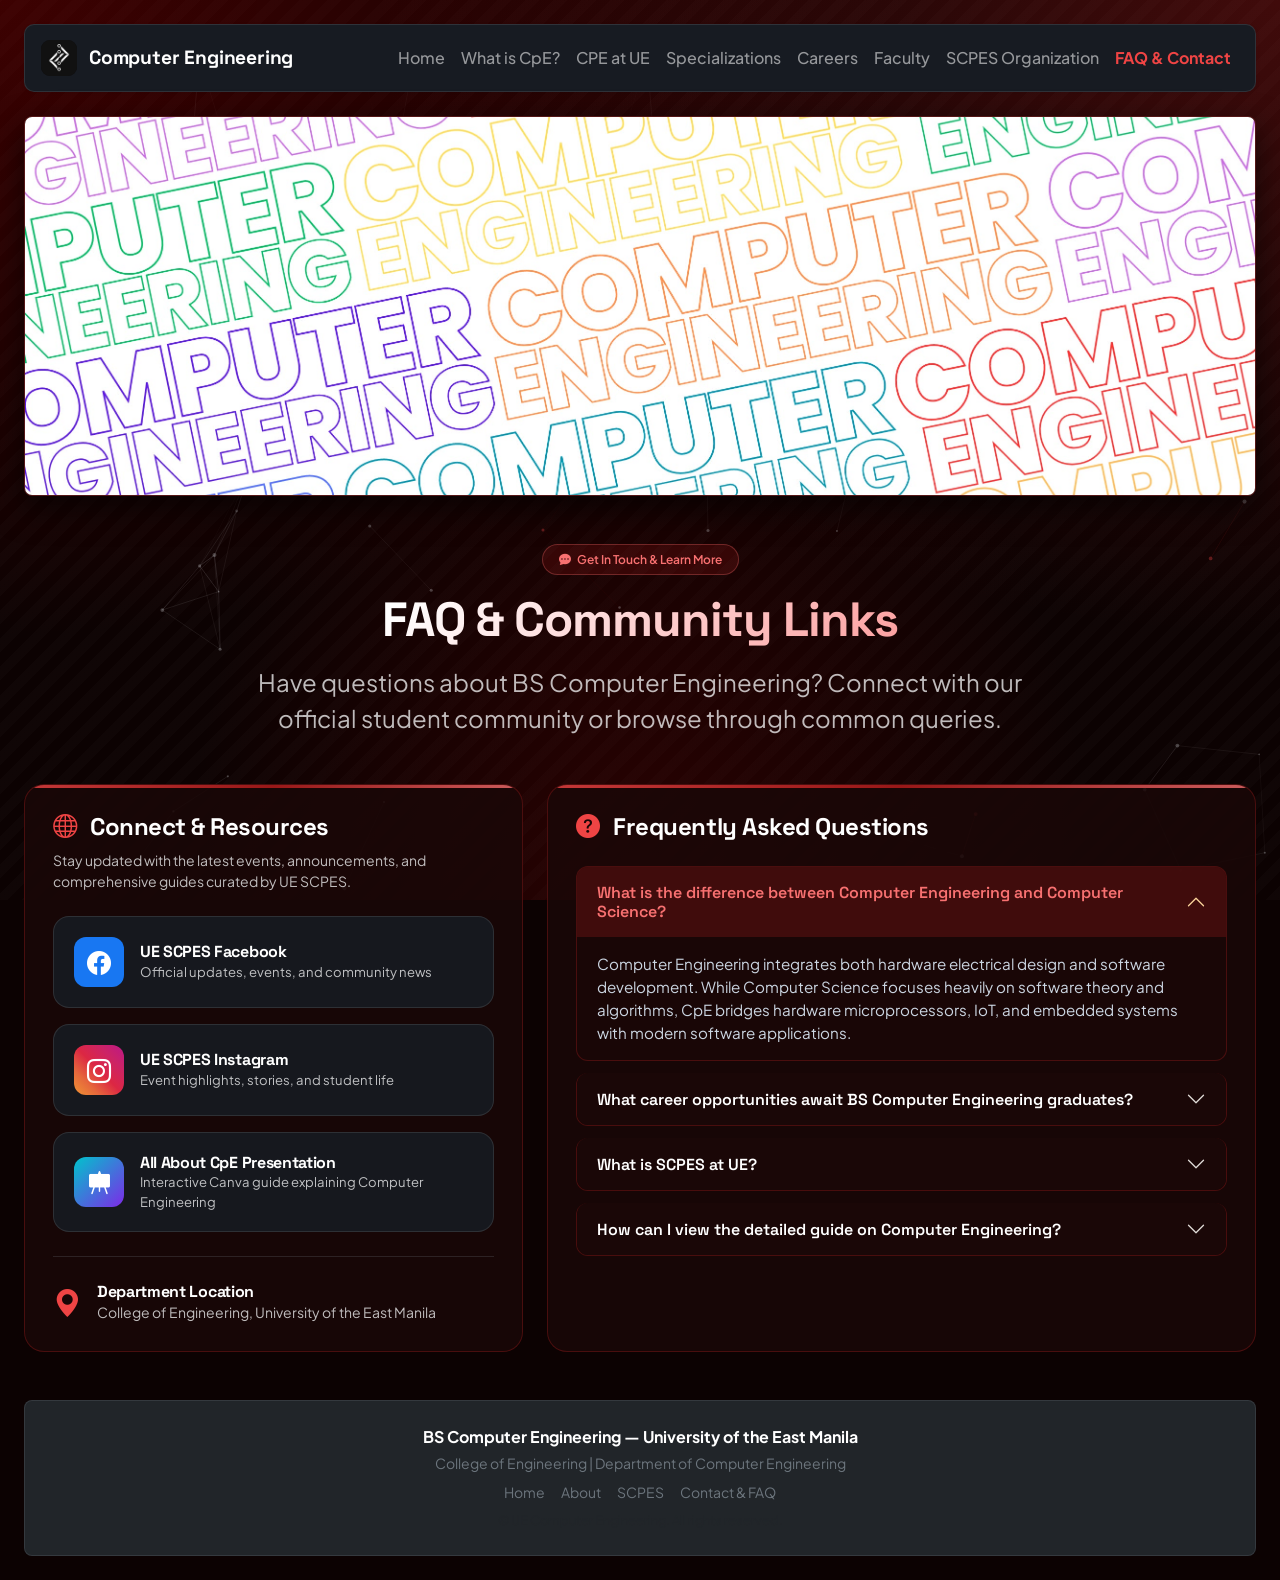
<file: contact.html>
<!DOCTYPE html>
<html lang="en">
<head>
    <meta charset="utf-8">
    <meta name="viewport" content="width=device-width, initial-scale=1">
    <title>FAQ & Contact | BS Computer Engineering</title>

    <!-- GOOGLE FONTS -->
    <link rel="preconnect" href="https://fonts.googleapis.com">
    <link rel="preconnect" href="https://fonts.gstatic.com" crossorigin>
    <link href="https://fonts.googleapis.com/css2?family=Plus+Jakarta+Sans:wght@400;500;600;700&family=Space+Grotesk:wght@600;700&display=swap" rel="stylesheet">

    <!-- BOOTSTRAP 5 & BOOTSTRAP ICONS -->
    <link href="https://cdn.jsdelivr.net/npm/bootstrap@5.0.2/dist/css/bootstrap.min.css" rel="stylesheet">
    <link rel="stylesheet" href="https://cdn.jsdelivr.net/npm/bootstrap-icons@1.11.3/font/bootstrap-icons.min.css">
    <script src="https://cdn.jsdelivr.net/npm/bootstrap@5.0.2/dist/js/bootstrap.bundle.min.js"></script>

    <style>
        /* 1. DEEP UE CRIMSON AMBIENT BACKGROUND */
        body {
            font-family: 'Plus Jakarta Sans', sans-serif;
            background-color: #0c0202;
            background-image: 
                radial-gradient(at 0% 0%, rgba(153, 0, 0, 0.35) 0px, transparent 50%),
                radial-gradient(at 100% 0%, rgba(220, 38, 38, 0.25) 0px, transparent 50%),
                radial-gradient(at 50% 100%, rgba(112, 2, 2, 0.3) 0px, transparent 50%),
                repeating-linear-gradient(-45deg, rgba(255, 255, 255, 0.015) 0, rgba(255, 255, 255, 0.015) 10px, transparent 10px, transparent 20px);
            background-attachment: fixed;
            color: #f1f5f9;
            min-height: 100vh;
        }

        /* CIRCUIT-TRACE CANVAS — sits behind all content */
        #circuit {
            position: fixed;
            inset: 0;
            z-index: 0;
            display: block;
            pointer-events: none;
        }

        .container-fluid {
            position: relative;
            z-index: 1;
        }

        /* 2. HEADINGS & GRADIENT ACCENTS */
        h1, h2, h3, h4, h5, h6, .navbar-brand {
            font-family: 'Space Grotesk', sans-serif;
            letter-spacing: -0.02em;
        }

        .hero-gradient-text {
            background: linear-gradient(135deg, #ffffff 30%, #fca5a5 70%, #ef4444 100%);
            -webkit-background-clip: text;
            -webkit-text-fill-color: transparent;
        }

        /* 3. NAVBAR & LOGO */
        .custom-navbar {
            background-color: #171b22 !important;
            border: 1px solid rgba(255, 255, 255, 0.1) !important;
            border-radius: 10px !important;
            padding: 10px 16px !important;
        }

        .custom-navbar .navbar-brand {
            font-size: 1.2rem;
            font-weight: 700;
            color: #ffffff !important;
            letter-spacing: -0.01em;
        }

        .custom-navbar .logo-box {
            width: 36px;
            height: 36px;
            border-radius: 9px;
            overflow: hidden;
            background-color: #0c0d10;
            display: inline-flex;
            align-items: center;
            justify-content: center;
            flex-shrink: 0;
        }

        .custom-navbar .logo-img {
            width: 100%;
            height: 100%;
            object-fit: cover;
            transform: scale(1.22);
        }

        .custom-navbar .navbar-toggler {
            border: 1px solid rgba(255, 255, 255, 0.15) !important;
            border-radius: 8px;
            padding: 6px 10px;
        }

        .custom-navbar .navbar-toggler-icon {
            background-image: url("data:image/svg+xml,%3csvg xmlns='http://www.w3.org/2000/svg' viewBox='0 0 30 30'%3e%3cpath stroke='rgba%28255, 255, 255, 0.75%29' stroke-linecap='round' stroke-miterlimit='10' stroke-width='2' d='M4 7h22M4 15h22M4 23h22'/%3e%3c/svg%3e") !important;
        }

        .nav-link.active {
            color: #ef4444 !important;
            font-weight: 700;
        }

        /* 4. BANNER STYLING */
        .subpage-banner {
            height: 380px;
            background-color: #120505;
            display: flex;
            align-items: center;
            justify-content: center;
            border: 1px solid rgba(239, 68, 68, 0.3);
            box-shadow: 0 12px 32px rgba(0, 0, 0, 0.6);
            position: relative;
        }

        .subpage-banner img {
            width: 100%;
            height: 100%;
            object-fit: cover;
            object-position: center;
        }

        @media (max-width: 768px) {
            .subpage-banner {
                height: 220px;
            }
        }

        /* 5. DARK CRIMSON CARDS */
        .crimson-card {
            background: rgba(26, 8, 8, 0.85);
            border-radius: 20px;
            overflow: hidden;
            border: 1px solid rgba(220, 38, 38, 0.25);
            transition: all 0.3s cubic-bezier(0.16, 1, 0.3, 1);
            padding: 28px;
            height: 100%;
            position: relative;
        }

        .crimson-card::before {
            content: "";
            position: absolute;
            top: 0;
            left: 0;
            right: 0;
            height: 3px;
            background: linear-gradient(90deg, #ef4444, #b91c1c, #f87171);
            opacity: 0.8;
        }

        .crimson-card:hover {
            transform: translateY(-4px);
            box-shadow: 0 16px 35px rgba(220, 38, 38, 0.22);
            border-color: rgba(239, 68, 68, 0.5);
        }

        /* 6. COMMUNITY & LINK CARDS */
        .community-card {
            background: rgba(23, 27, 34, 0.9);
            border: 1px solid rgba(255, 255, 255, 0.1);
            border-radius: 16px;
            padding: 20px;
            display: flex;
            align-items: center;
            gap: 16px;
            text-decoration: none;
            color: #ffffff;
            transition: all 0.25s ease;
        }

        .community-card:hover {
            background: rgba(220, 38, 38, 0.15);
            border-color: rgba(239, 68, 68, 0.5);
            transform: translateX(4px);
            color: #ffffff;
        }

        .community-icon {
            width: 50px;
            height: 50px;
            border-radius: 12px;
            display: flex;
            align-items: center;
            justify-content: center;
            font-size: 1.5rem;
            flex-shrink: 0;
        }

        .icon-fb { background-color: #1877f2; color: #fff; }
        .icon-ig { background: linear-gradient(45deg, #f09433 0%, #e6683c 25%, #dc2743 50%, #cc2366 75%, #bc1888 100%); color: #fff; }
        .icon-canva { background: linear-gradient(135deg, #00c4cc 0%, #7d2ae8 100%); color: #fff; }

        /* 7. DARK ACCORDION */
        .accordion-item {
            background-color: rgba(26, 8, 8, 0.85);
            border: 1px solid rgba(220, 38, 38, 0.25);
            margin-bottom: 12px;
            border-radius: 12px !important;
            overflow: hidden;
        }

        .accordion-button {
            background-color: rgba(26, 8, 8, 0.85);
            color: #ffffff;
            font-family: 'Space Grotesk', sans-serif;
            font-weight: 600;
            box-shadow: none !important;
        }

        .accordion-button:not(.collapsed) {
            background-color: rgba(220, 38, 38, 0.2);
            color: #f87171;
        }

        .accordion-button::after {
            filter: invert(1);
        }

        .accordion-body {
            color: #cbd5e1;
            font-size: 0.95rem;
        }

        /* 8. FORM CONTROLS */
        .form-control, .form-control:focus {
            background-color: #12151c;
            border: 1px solid rgba(255, 255, 255, 0.15);
            color: #ffffff;
            border-radius: 10px;
        }

        .form-control:focus {
            border-color: #ef4444;
            box-shadow: 0 0 0 0.25rem rgba(239, 68, 68, 0.25);
        }

        .btn-crimson {
            background: linear-gradient(135deg, #dc2626 0%, #990000 100%);
            color: #ffffff;
            border-radius: 980px;
            padding: 10px 28px;
            font-weight: 600;
            font-size: 0.95rem;
            border: 1px solid rgba(248, 113, 113, 0.3);
            text-decoration: none;
            display: inline-block;
            transition: all 0.3s ease;
            box-shadow: 0 4px 15px rgba(220, 38, 38, 0.3);
        }

        .btn-crimson:hover {
            background: linear-gradient(135deg, #ef4444 0%, #b91c1c 100%);
            color: #ffffff;
            box-shadow: 0 6px 20px rgba(239, 68, 68, 0.5);
            transform: translateY(-2px);
        }
    </style>
</head>
<body>

<canvas id="circuit"></canvas>

<div class="container-fluid px-4 my-4">

    <!-- MASTER NAVBAR -->
    <nav class="navbar navbar-expand-lg navbar-dark custom-navbar shadow-sm mb-4">
        <div class="container-fluid px-0">
            <a href="index.html" class="navbar-brand d-flex align-items-center gap-2">
                <div class="logo-box me-1">
                    <img src="assets/cpeimg.jpg" alt="CpE Logo" class="logo-img" onerror="this.onerror=null; this.src='data:image/svg+xml;utf8,<svg xmlns=\'http://www.w3.org/2000/svg\' viewBox=\'0 0 100 100\' width=\'100\' height=\'100\'><rect width=\'100\' height=\'100\' fill=\'%23111317\'/><path d=\'M35 35 L50 50 L35 65 M50 35 L65 50 L50 65\' stroke=\'%23ffffff\' stroke-width=\'8\' stroke-linecap=\'round\' stroke-linejoin=\'round\' fill=\'none\'/></svg>';">
                </div>
                <span class="text-white">Computer Engineering</span>
            </a>

            <button type="button" class="navbar-toggler" data-bs-toggle="collapse" data-bs-target="#navbarCollapse">
                <span class="navbar-toggler-icon"></span>
            </button>
            
            <div class="collapse navbar-collapse" id="navbarCollapse">
                <div class="navbar-nav ms-auto fw-medium">
                    <a href="index.html" class="nav-item nav-link">Home</a>
                    <a href="what-is-cpe.html" class="nav-item nav-link">What is CpE?</a>
                    <a href="cpe-at-ue.html" class="nav-item nav-link">CPE at UE</a>
                    <a href="specializations.html" class="nav-item nav-link">Specializations</a>
                    <a href="opportunities.html" class="nav-item nav-link">Careers</a>
                    <a href="faculty.html" class="nav-item nav-link">Faculty</a>
                    <a href="scpes.html" class="nav-item nav-link">SCPES Organization</a>
                    <a href="contact.html" class="nav-item nav-link active">FAQ & Contact</a>
                </div>
            </div>
        </div>
    </nav>

    <!-- SINGLE HERO BANNER -->
    <div class="subpage-banner mb-5 rounded-3 overflow-hidden">
        <img src="assets/slide3.jpg" alt="Contact & Community Banner">
    </div>

    <!-- PAGE HEADER -->
    <div class="text-center mb-5">
        <span class="badge rounded-pill mb-3 px-3 py-2 fw-semibold" style="color: #f87171; background-color: rgba(220, 38, 38, 0.15); border: 1px solid rgba(248, 113, 113, 0.3);">
            <i class="bi bi-chat-dots-fill me-1"></i> Get In Touch & Learn More
        </span>
        <h1 class="fw-bold display-5 mb-3 hero-gradient-text">FAQ & Community Links</h1>
        <p class="text-light opacity-75 lead fs-4 col-md-8 mx-auto fw-normal">
            Have questions about BS Computer Engineering? Connect with our official student community or browse through common queries.
        </p>
    </div>

    <!-- MAIN CONTENT ROW -->
    <div class="row g-4 mb-5">
        
        <!-- LEFT COLUMN: COMMUNITIES & CANVA PRESENTATION -->
        <div class="col-lg-5">
            <div class="crimson-card">
                <h3 class="fw-bold fs-4 text-white mb-2"><i class="bi bi-globe me-2" style="color: #ef4444;"></i> Connect & Resources</h3>
                <p class="text-light opacity-75 small mb-4">
                    Stay updated with the latest events, announcements, and comprehensive guides curated by UE SCPES.
                </p>

                <div class="d-flex flex-column gap-3">
                    <!-- Facebook -->
                    <a href="https://www.facebook.com/uescpes" target="_blank" class="community-card">
                        <div class="community-icon icon-fb">
                            <i class="bi bi-facebook"></i>
                        </div>
                        <div>
                            <h5 class="fw-bold fs-6 mb-0">UE SCPES Facebook</h5>
                            <p class="text-light opacity-75 extra-small mb-0" style="font-size: 0.82rem;">Official updates, events, and community news</p>
                        </div>
                    </a>

                    <!-- Instagram -->
                    <a href="https://www.instagram.com/uescpes_official/" target="_blank" class="community-card">
                        <div class="community-icon icon-ig">
                            <i class="bi bi-instagram"></i>
                        </div>
                        <div>
                            <h5 class="fw-bold fs-6 mb-0">UE SCPES Instagram</h5>
                            <p class="text-light opacity-75 extra-small mb-0" style="font-size: 0.82rem;">Event highlights, stories, and student life</p>
                        </div>
                    </a>

                    <!-- Canva Presentation -->
                    <a href="https://acesse.one/0RYJahu" target="_blank" class="community-card">
                        <div class="community-icon icon-canva">
                            <i class="bi bi-easel-fill"></i>
                        </div>
                        <div>
                            <h5 class="fw-bold fs-6 mb-0">All About CpE Presentation</h5>
                            <p class="text-light opacity-75 extra-small mb-0" style="font-size: 0.82rem;">Interactive Canva guide explaining Computer Engineering</p>
                        </div>
                    </a>
                </div>

                <hr class="my-4 border-secondary opacity-25">

                <div class="d-flex align-items-center gap-3">
                    <i class="bi bi-geo-alt-fill fs-3" style="color: #ef4444;"></i>
                    <div>
                        <h6 class="fw-bold mb-0 text-white">Department Location</h6>
                        <p class="text-light opacity-75 small mb-0">College of Engineering, University of the East Manila</p>
                    </div>
                </div>
            </div>
        </div>

        <!-- RIGHT COLUMN: FREQUENTLY ASKED QUESTIONS -->
        <div class="col-lg-7">
            <div class="crimson-card">
                <h3 class="fw-bold fs-4 text-white mb-4"><i class="bi bi-question-circle-fill me-2" style="color: #ef4444;"></i> Frequently Asked Questions</h3>

                <div class="accordion" id="faqAccordion">
                    
                    <!-- FAQ Item 1 -->
                    <div class="accordion-item">
                        <h2 class="accordion-header" id="headingOne">
                            <button class="accordion-button" type="button" data-bs-toggle="collapse" data-bs-target="#collapseOne" aria-expanded="true" aria-controls="collapseOne">
                                What is the difference between Computer Engineering and Computer Science?
                            </button>
                        </h2>
                        <div id="collapseOne" class="accordion-collapse collapse show" aria-labelledby="headingOne" data-bs-parent="#faqAccordion">
                            <div class="accordion-body">
                                Computer Engineering integrates both hardware electrical design and software development. While Computer Science focuses heavily on software theory and algorithms, CpE bridges hardware microprocessors, IoT, and embedded systems with modern software applications.
                            </div>
                        </div>
                    </div>

                    <!-- FAQ Item 2 -->
                    <div class="accordion-item">
                        <h2 class="accordion-header" id="headingTwo">
                            <button class="accordion-button collapsed" type="button" data-bs-toggle="collapse" data-bs-target="#collapseTwo" aria-expanded="false" aria-controls="collapseTwo">
                                What career opportunities await BS Computer Engineering graduates?
                            </button>
                        </h2>
                        <div id="collapseTwo" class="accordion-collapse collapse" aria-labelledby="headingTwo" data-bs-parent="#faqAccordion">
                            <div class="accordion-body">
                                Graduates can pursue careers as Embedded Systems Engineers, Software Developers, Network Architects, Cybersecurity Specialists, IoT Engineers, Robotics Developers, and IC Design Specialists across tech, telecommunications, and manufacturing sectors.
                            </div>
                        </div>
                    </div>

                    <!-- FAQ Item 3 -->
                    <div class="accordion-item">
                        <h2 class="accordion-header" id="headingThree">
                            <button class="accordion-button collapsed" type="button" data-bs-toggle="collapse" data-bs-target="#collapseThree" aria-expanded="false" aria-controls="collapseThree">
                                What is SCPES at UE?
                            </button>
                        </h2>
                        <div id="collapseThree" class="accordion-collapse collapse" aria-labelledby="headingThree" data-bs-parent="#faqAccordion">
                            <div class="accordion-body">
                                SCPES (Society of Computer Engineering Students) is the official recognized student organization for Computer Engineering students at the University of the East. It conducts seminars, academic workshops, social events, and competitions.
                            </div>
                        </div>
                    </div>

                    <!-- FAQ Item 4 -->
                    <div class="accordion-item">
                        <h2 class="accordion-header" id="headingFour">
                            <button class="accordion-button collapsed" type="button" data-bs-toggle="collapse" data-bs-target="#collapseFour" aria-expanded="false" aria-controls="collapseFour">
                                How can I view the detailed guide on Computer Engineering?
                            </button>
                        </h2>
                        <div id="collapseFour" class="accordion-collapse collapse" aria-labelledby="headingFour" data-bs-parent="#faqAccordion">
                            <div class="accordion-body">
                                You can click on the "All About CpE Presentation" link in the Connect section to access the comprehensive Canva presentation detailing the program, specializations, and student experiences.
                            </div>
                        </div>
                    </div>

                </div>
            </div>
        </div>

    </div>

    <!-- FOOTER -->
    <footer class="bg-dark text-white rounded-3 py-4 mt-5 border border-secondary border-opacity-25">
        <div class="container text-center">
            <p class="fw-bold mb-1">BS Computer Engineering — University of the East Manila</p>
            <p class="text-secondary small mb-2">College of Engineering | Department of Computer Engineering</p>
            <div class="d-flex justify-content-center gap-3 small mb-2">
                <a href="index.html" class="text-decoration-none text-secondary">Home</a>
                <a href="what-is-cpe.html" class="text-decoration-none text-secondary">About</a>
                <a href="scpes.html" class="text-decoration-none text-secondary">SCPES</a>
                <a href="contact.html" class="text-decoration-none text-secondary">Contact & FAQ</a>
            </div>
            <p class="text-muted extra-small mb-0" style="font-size: 0.8rem;">&copy; UE Computer Engineering. All rights reserved.</p>
        </div>
    </footer>

</div>

<script src="circuit.js"></script>

</body>
</html>
</file>
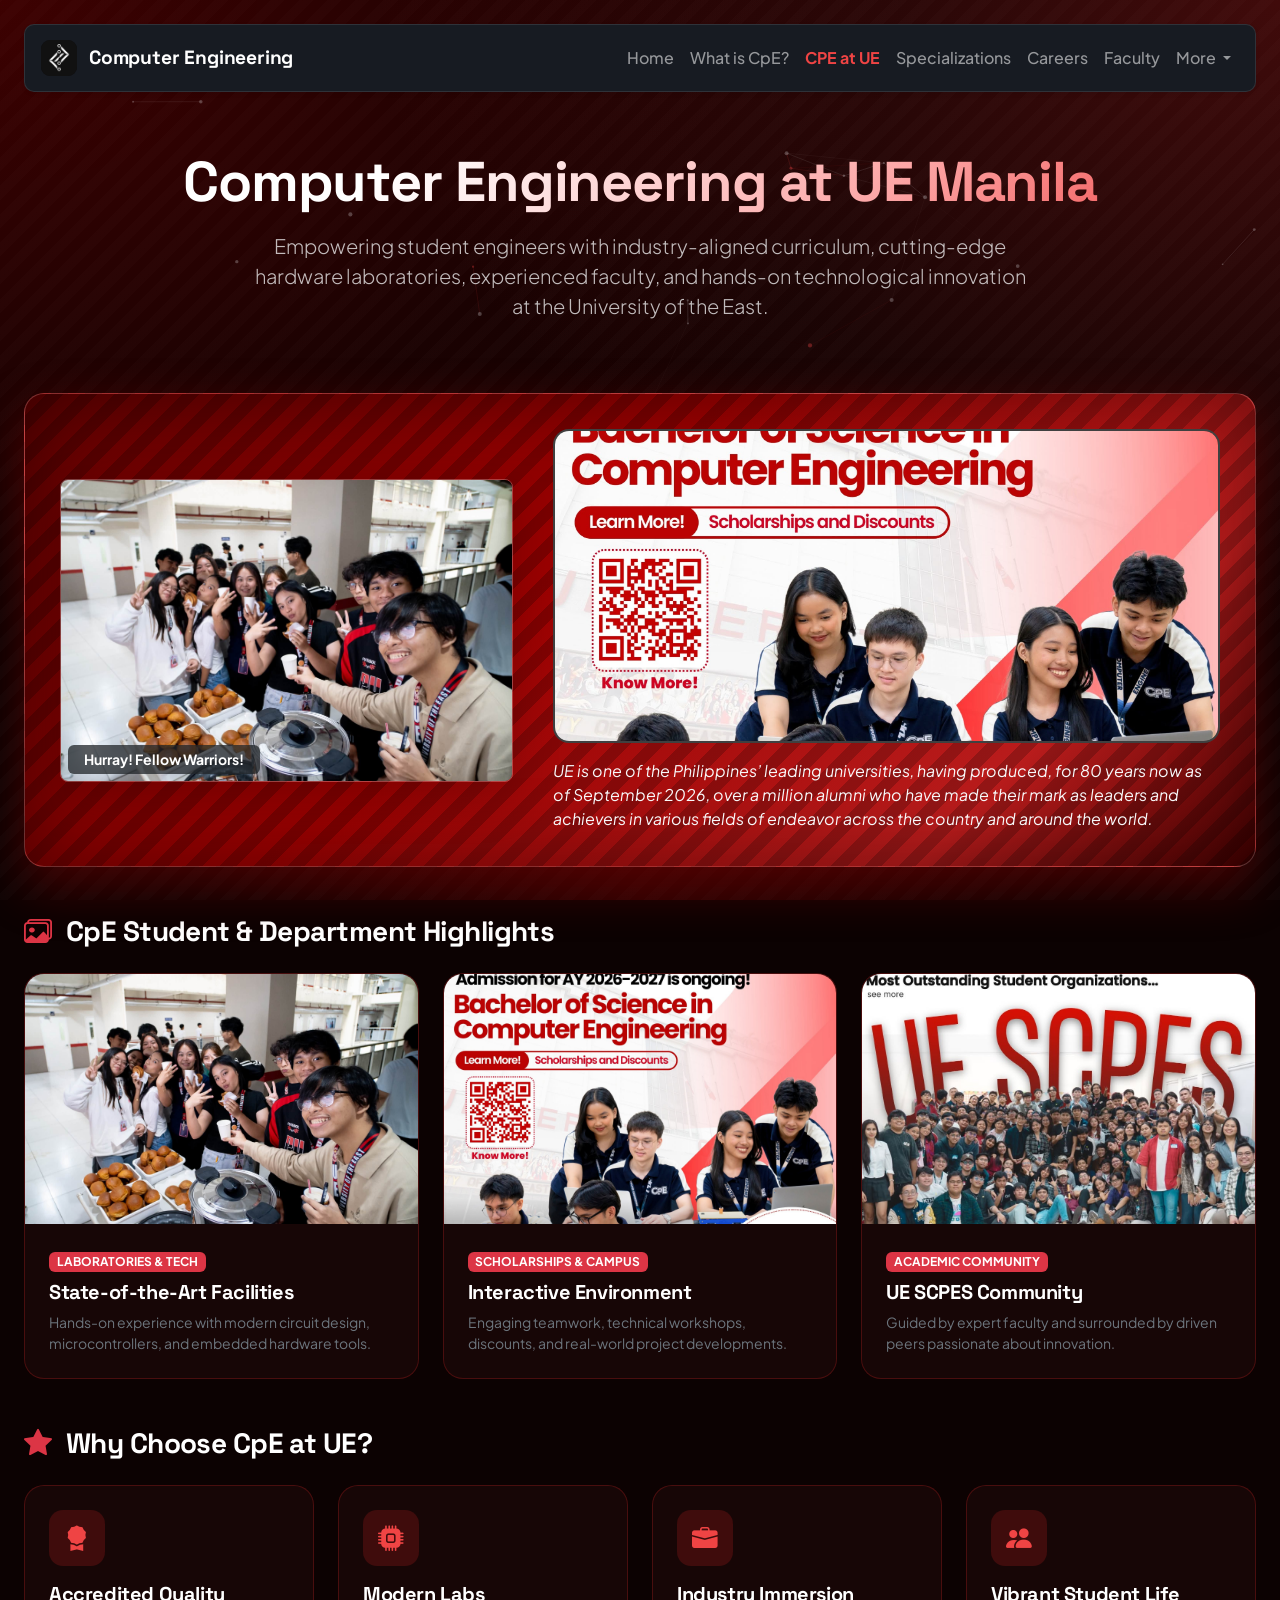
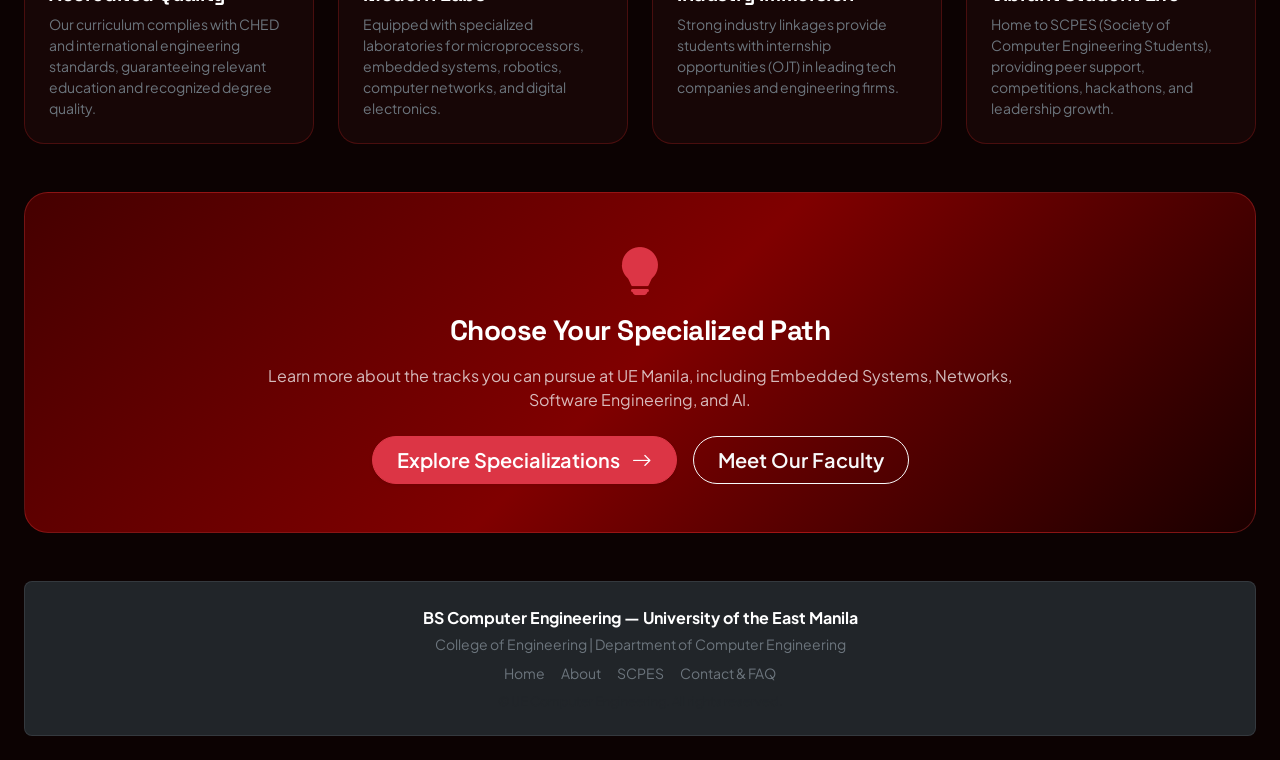
<file: cpe-at-ue.html>
<!DOCTYPE html>
<html lang="en">
<head>
<meta charset="utf-8">
<meta name="viewport" content="width=device-width, initial-scale=1">
<title>Computer Engineering | CpE at UE Manila</title>

<!-- GOOGLE FONTS -->
<link rel="preconnect" href="https://fonts.googleapis.com">
<link rel="preconnect" href="https://fonts.gstatic.com" crossorigin>
<link href="https://fonts.googleapis.com/css2?family=Plus+Jakarta+Sans:ital,wght@0,400;0,500;0,600;0,700;1,400;1,500&family=Space+Grotesk:wght@600;700&display=swap" rel="stylesheet">

<!-- BOOTSTRAP 5 & BOOTSTRAP ICONS -->
<link href="https://cdn.jsdelivr.net/npm/bootstrap@5.0.2/dist/css/bootstrap.min.css" rel="stylesheet">
<link rel="stylesheet" href="https://cdn.jsdelivr.net/npm/bootstrap-icons@1.11.3/font/bootstrap-icons.min.css">
<script src="https://cdn.jsdelivr.net/npm/bootstrap@5.0.2/dist/js/bootstrap.bundle.min.js"></script>

<style>
    /* DEEP UE CRIMSON AMBIENT BACKGROUND */
    body {
        font-family: 'Plus Jakarta Sans', sans-serif;
        background-color: #0c0202;
        background-image: 
            radial-gradient(at 0% 0%, rgba(153, 0, 0, 0.35) 0px, transparent 50%),
            radial-gradient(at 100% 0%, rgba(220, 38, 38, 0.25) 0px, transparent 50%),
            radial-gradient(at 50% 100%, rgba(112, 2, 2, 0.3) 0px, transparent 50%),
            repeating-linear-gradient(-45deg, rgba(255, 255, 255, 0.015) 0, rgba(255, 255, 255, 0.015) 10px, transparent 10px, transparent 20px);
        background-attachment: fixed;
        color: #f1f5f9;
        min-height: 100vh;
    }

    /* CIRCUIT-TRACE CANVAS — sits behind all content */
    #circuit {
        position: fixed;
        inset: 0;
        z-index: 0;
        display: block;
        pointer-events: none;
    }

    .container-fluid {
        position: relative;
        z-index: 1;
    }

    h1, h2, h3, h4, h5, h6, .navbar-brand {
        font-family: 'Space Grotesk', sans-serif;
        letter-spacing: -0.02em;
    }

    .hero-gradient-text {
        background: linear-gradient(135deg, #ffffff 30%, #fca5a5 70%, #ef4444 100%);
        -webkit-background-clip: text;
        -webkit-text-fill-color: transparent;
    }

    /* NAVBAR & CLEAN ROUNDED SQUARE LOGO */
    .custom-navbar {
        background-color: #171b22 !important;
        border: 1px solid rgba(255, 255, 255, 0.1) !important;
        border-radius: 10px !important;
        padding: 10px 16px !important;
    }

    .custom-navbar .navbar-brand {
        font-size: 1.2rem;
        font-weight: 700;
        color: #ffffff !important;
        letter-spacing: -0.01em;
    }

    /* CROPS OUT WHITE SPOTS & FORCES CLEAN ROUNDED SQUARE */
    .custom-navbar .logo-box {
        width: 36px;
        height: 36px;
        border-radius: 9px;
        overflow: hidden;
        background-color: #0c0d10;
        display: inline-flex;
        align-items: center;
        justify-content: center;
        flex-shrink: 0;
    }

    .custom-navbar .logo-img {
        width: 100%;
        height: 100%;
        object-fit: cover;
        transform: scale(1.22);
    }

    .custom-navbar .navbar-toggler {
        border: 1px solid rgba(255, 255, 255, 0.15) !important;
        border-radius: 8px;
        padding: 6px 10px;
    }

    .custom-navbar .navbar-toggler-icon {
        background-image: url("data:image/svg+xml,%3csvg xmlns='http://www.w3.org/2000/svg' viewBox='0 0 30 30'%3e%3cpath stroke='rgba%28255, 255, 255, 0.75%29' stroke-linecap='round' stroke-miterlimit='10' stroke-width='2' d='M4 7h22M4 15h22M4 23h22'/%3e%3c/svg%3e") !important;
    }

    .nav-link.active {
        color: #ef4444 !important;
        font-weight: 700;
    }

    /* HERO BANNER & CARDS */
    .ue-red-hero {
        position: relative;
        background: 
            linear-gradient(135deg, #600000 0%, #990000 40%, #b91c1c 80%, #450000 100%),
            repeating-linear-gradient(-45deg, rgba(0, 0, 0, 0.2) 0, rgba(0, 0, 0, 0.2) 12px, transparent 12px, transparent 24px);
        background-blend-mode: overlay;
        border-radius: 20px;
        padding: 35px;
        color: #ffffff;
        box-shadow: 0 20px 50px rgba(153, 0, 0, 0.4), inset 0 0 80px rgba(0,0,0,0.4);
        border: 1px solid rgba(255, 255, 255, 0.18);
        overflow: hidden;
    }

    .ue-featured-frame {
        border-radius: 16px;
        overflow: hidden;
        border: 2px solid rgba(255, 255, 255, 0.25);
        background-color: #000;
    }

    .ue-featured-frame img {
        width: 100%;
        height: 310px;
        object-fit: cover;
    }

    .ue-card {
        background: rgba(26, 8, 8, 0.85);
        border-radius: 20px;
        border: 1px solid rgba(220, 38, 38, 0.25);
        height: 100%;
        position: relative;
        overflow: hidden;
    }

    .icon-box {
        width: 56px;
        height: 56px;
        border-radius: 14px;
        background-color: rgba(220, 38, 38, 0.2);
        color: #ef4444;
        display: flex;
        align-items: center;
        justify-content: center;
        font-size: 1.6rem;
    }

    .img-showcase-card {
        background: rgba(26, 8, 8, 0.85);
        border-radius: 20px;
        border: 1px solid rgba(220, 38, 38, 0.25);
        overflow: hidden;
    }

    .img-container {
        height: 250px;
    }

    .img-showcase-card img {
        width: 100%;
        height: 100%;
        object-fit: cover;
    }

    .cta-card {
        background: linear-gradient(135deg, #450000 0%, #800000 50%, #1a0000 100%);
        border-radius: 24px;
        border: 1px solid rgba(239, 68, 68, 0.3);
    }
</style>
</head>
<body>

<canvas id="circuit"></canvas>

<div class="container-fluid px-4 my-4">
    
    <!-- NAVBAR -->
    <nav class="navbar navbar-expand-lg navbar-dark custom-navbar shadow-sm mb-4">
        <div class="container-fluid px-0">
            <a href="index.html" class="navbar-brand d-flex align-items-center gap-2">
                <div class="logo-box me-1">
                    <img src="assets/cpeimg.jpg" alt="CpE Logo" class="logo-img" onerror="this.onerror=null; this.src='data:image/svg+xml;utf8,<svg xmlns=\'http://www.w3.org/2000/svg\' viewBox=\'0 0 100 100\' width=\'100\' height=\'100\'><rect width=\'100\' height=\'100\' fill=\'%23111317\'/><path d=\'M35 35 L50 50 L35 65 M50 35 L65 50 L50 65\' stroke=\'%23ffffff\' stroke-width=\'8\' stroke-linecap=\'round\' stroke-linejoin=\'round\' fill=\'none\'/></svg>';">
                </div>
                <span class="text-white">Computer Engineering</span>
            </a>

            <button type="button" class="navbar-toggler" data-bs-toggle="collapse" data-bs-target="#navbarCollapse">
                <span class="navbar-toggler-icon"></span>
            </button>
            
            <div class="collapse navbar-collapse" id="navbarCollapse">
                <div class="navbar-nav ms-auto fw-medium">
                    <a href="index.html" class="nav-item nav-link">Home</a>
                    <a href="what-is-cpe.html" class="nav-item nav-link">What is CpE?</a>
                    <a href="cpe-at-ue.html" class="nav-item nav-link active">CPE at UE</a>
                    <a href="specializations.html" class="nav-item nav-link">Specializations</a>
                    <a href="opportunities.html" class="nav-item nav-link">Careers</a>
                    <a href="faculty.html" class="nav-item nav-link">Faculty</a>
                    
                    <div class="nav-item dropdown">
                        <a href="#" class="nav-link dropdown-toggle" id="moreDropdown" role="button" data-bs-toggle="dropdown" aria-expanded="false">
                            More
                        </a>
                        <ul class="dropdown-menu dropdown-menu-dark dropdown-menu-end border-0 shadow-lg rounded-3" aria-labelledby="moreDropdown">
                            <li><a href="scpes.html" class="dropdown-item">SCPES Organization</a></li>
                            <li><a href="projects.html" class="dropdown-item">Student Projects</a></li>
                            <li><hr class="dropdown-divider"></li>
                            <li><a href="contact.html" class="dropdown-item">FAQ & Contact</a></li>
                        </ul>
                    </div>
                </div>
            </div>
        </div>
    </nav>

    <!-- HERO HEADER -->
    <div class="text-center my-5 py-2">
        <h1 class="display-4 fw-bold hero-gradient-text mb-3">Computer Engineering at UE Manila</h1>
        <p class="text-light opacity-75 lead mx-auto" style="max-width: 780px;">
            Empowering student engineers with industry-aligned curriculum, cutting-edge hardware laboratories, experienced faculty, and hands-on technological innovation at the University of the East.
        </p>
    </div>

    <!-- UE RED BANNER SECTION -->
    <div class="ue-red-hero my-5">
        <div class="row g-4 align-items-center">
            
            <div class="col-lg-5">
                <div class="pe-lg-3">
                    <div class="position-relative">
                        <img src="assets/cpeatue.jpg" alt="CpE Warriors at UE" onerror="this.src='cpeatue.jpg'" class="img-fluid rounded-3 shadow-lg border border-white border-opacity-25" style="max-height: 310px; width: 100%; object-fit: cover;">
                        <div class="position-absolute bottom-0 start-0 bg-dark bg-opacity-75 text-white px-3 py-1 m-2 rounded-2 small fw-bold">
                            Hurray! Fellow Warriors!
                        </div>
                    </div>
                </div>
            </div>

            <div class="col-lg-7">
                <div class="ue-featured-frame">
                    <img src="assets/cpeatue2.jpg" alt="UE Computer Engineering Department Showcase" onerror="this.src='cpeatue2.jpg'">
                </div>

                <p class="fst-italic fs-6 text-light mt-3 mb-0">
                    UE is one of the Philippines’ leading universities, having produced, for 80 years now as of September 2026, over a million alumni who have made their mark as leaders and achievers in various fields of endeavor across the country and around the world.
                </p>
            </div>

        </div>
    </div>

    <!-- THREE-PHOTO SHOWCASE CARDS -->
    <div class="my-5">
        <h3 class="fw-bold text-white mb-4"><i class="bi bi-images text-danger me-2"></i> CpE Student & Department Highlights</h3>
        <div class="row row-cols-1 row-cols-md-3 g-4">
            
            <div class="col">
                <div class="img-showcase-card">
                    <div class="img-container">
                        <img src="assets/cpeatue.jpg" alt="CpE at UE Manila - Image 1" onerror="this.src='cpeatue.jpg'">
                    </div>
                    <div class="p-4">
                        <span class="badge bg-danger mb-2">LABORATORIES & TECH</span>
                        <h5 class="fw-bold text-white">State-of-the-Art Facilities</h5>
                        <p class="text-secondary small mb-0">Hands-on experience with modern circuit design, microcontrollers, and embedded hardware tools.</p>
                    </div>
                </div>
            </div>

            <div class="col">
                <div class="img-showcase-card">
                    <div class="img-container">
                        <img src="assets/cpeatue2.jpg" alt="CpE at UE Manila - Image 2" onerror="this.src='cpeatue2.jpg'">
                    </div>
                    <div class="p-4">
                        <span class="badge bg-danger mb-2">SCHOLARSHIPS & CAMPUS</span>
                        <h5 class="fw-bold text-white">Interactive Environment</h5>
                        <p class="text-secondary small mb-0">Engaging teamwork, technical workshops, discounts, and real-world project developments.</p>
                    </div>
                </div>
            </div>

            <div class="col">
                <div class="img-showcase-card">
                    <div class="img-container">
                        <img src="assets/cpeatue3.jpg" alt="CpE at UE Manila - Image 3" onerror="this.src='cpeatue3.jpg'">
                    </div>
                    <div class="p-4">
                        <span class="badge bg-danger mb-2">ACADEMIC COMMUNITY</span>
                        <h5 class="fw-bold text-white">UE SCPES Community</h5>
                        <p class="text-secondary small mb-0">Guided by expert faculty and surrounded by driven peers passionate about innovation.</p>
                    </div>
                </div>
            </div>

        </div>
    </div>

    <!-- PROGRAM HIGHLIGHTS GRID -->
    <div class="my-5">
        <h3 class="fw-bold text-white mb-4"><i class="bi bi-star-fill text-danger me-2"></i> Why Choose CpE at UE?</h3>
        <div class="row row-cols-1 row-cols-md-2 row-cols-lg-4 g-4">
            
            <div class="col">
                <div class="ue-card p-4 d-flex flex-column">
                    <div class="icon-box mb-3">
                        <i class="bi bi-award-fill"></i>
                    </div>
                    <h5 class="fw-bold text-white mb-2">Accredited Quality</h5>
                    <p class="text-secondary small mb-0">
                        Our curriculum complies with CHED and international engineering standards, guaranteeing relevant education and recognized degree quality.
                    </p>
                </div>
            </div>

            <div class="col">
                <div class="ue-card p-4 d-flex flex-column">
                    <div class="icon-box mb-3">
                        <i class="bi bi-cpu-fill"></i>
                    </div>
                    <h5 class="fw-bold text-white mb-2">Modern Labs</h5>
                    <p class="text-secondary small mb-0">
                        Equipped with specialized laboratories for microprocessors, embedded systems, robotics, computer networks, and digital electronics.
                    </p>
                </div>
            </div>

            <div class="col">
                <div class="ue-card p-4 d-flex flex-column">
                    <div class="icon-box mb-3">
                        <i class="bi bi-briefcase-fill"></i>
                    </div>
                    <h5 class="fw-bold text-white mb-2">Industry Immersion</h5>
                    <p class="text-secondary small mb-0">
                        Strong industry linkages provide students with internship opportunities (OJT) in leading tech companies and engineering firms.
                    </p>
                </div>
            </div>

            <div class="col">
                <div class="ue-card p-4 d-flex flex-column">
                    <div class="icon-box mb-3">
                        <i class="bi bi-people-fill"></i>
                    </div>
                    <h5 class="fw-bold text-white mb-2">Vibrant Student Life</h5>
                    <p class="text-secondary small mb-0">
                        Home to SCPES (Society of Computer Engineering Students), providing peer support, competitions, hackathons, and leadership growth.
                    </p>
                </div>
            </div>

        </div>
    </div>

    <!-- CALL TO ACTION BANNER -->
    <div class="cta-card p-4 p-md-5 my-5 text-center">
        <div class="row justify-content-center">
            <div class="col-lg-8">
                <i class="bi bi-lightbulb-fill display-5 text-danger mb-3 d-inline-block"></i>
                <h3 class="fw-bold mb-3 text-white">Choose Your Specialized Path</h3>
                <p class="text-light opacity-75 mb-4 fs-6">
                    Learn more about the tracks you can pursue at UE Manila, including Embedded Systems, Networks, Software Engineering, and AI.
                </p>
                <div class="d-flex flex-wrap justify-content-center gap-3">
                    <a href="specializations.html" class="btn btn-danger btn-lg rounded-pill px-4 fw-semibold shadow-sm">
                        Explore Specializations <i class="bi bi-arrow-right ms-2"></i>
                    </a>
                    <a href="faculty.html" class="btn btn-outline-light btn-lg rounded-pill px-4 fw-semibold">
                        Meet Our Faculty
                    </a>
                </div>
            </div>
        </div>
    </div>

    <!-- FOOTER -->
    <footer class="bg-dark text-white rounded-3 py-4 mt-5 border border-secondary border-opacity-25">
        <div class="container text-center">
            <p class="fw-bold mb-1">BS Computer Engineering — University of the East Manila</p>
            <p class="text-secondary small mb-2">College of Engineering | Department of Computer Engineering</p>
            <div class="d-flex justify-content-center gap-3 small mb-2">
                <a href="index.html" class="text-decoration-none text-secondary">Home</a>
                <a href="what-is-cpe.html" class="text-decoration-none text-secondary">About</a>
                <a href="scpes.html" class="text-decoration-none text-secondary">SCPES</a>
                <a href="contact.html" class="text-decoration-none text-secondary">Contact & FAQ</a>
            </div>
            <p class="text-muted extra-small mb-0" style="font-size: 0.8rem;">&copy; UE Computer Engineering. All rights reserved.</p>
        </div>
    </footer>

</div>

<script src="circuit.js"></script>

</body>
</html>
</file>
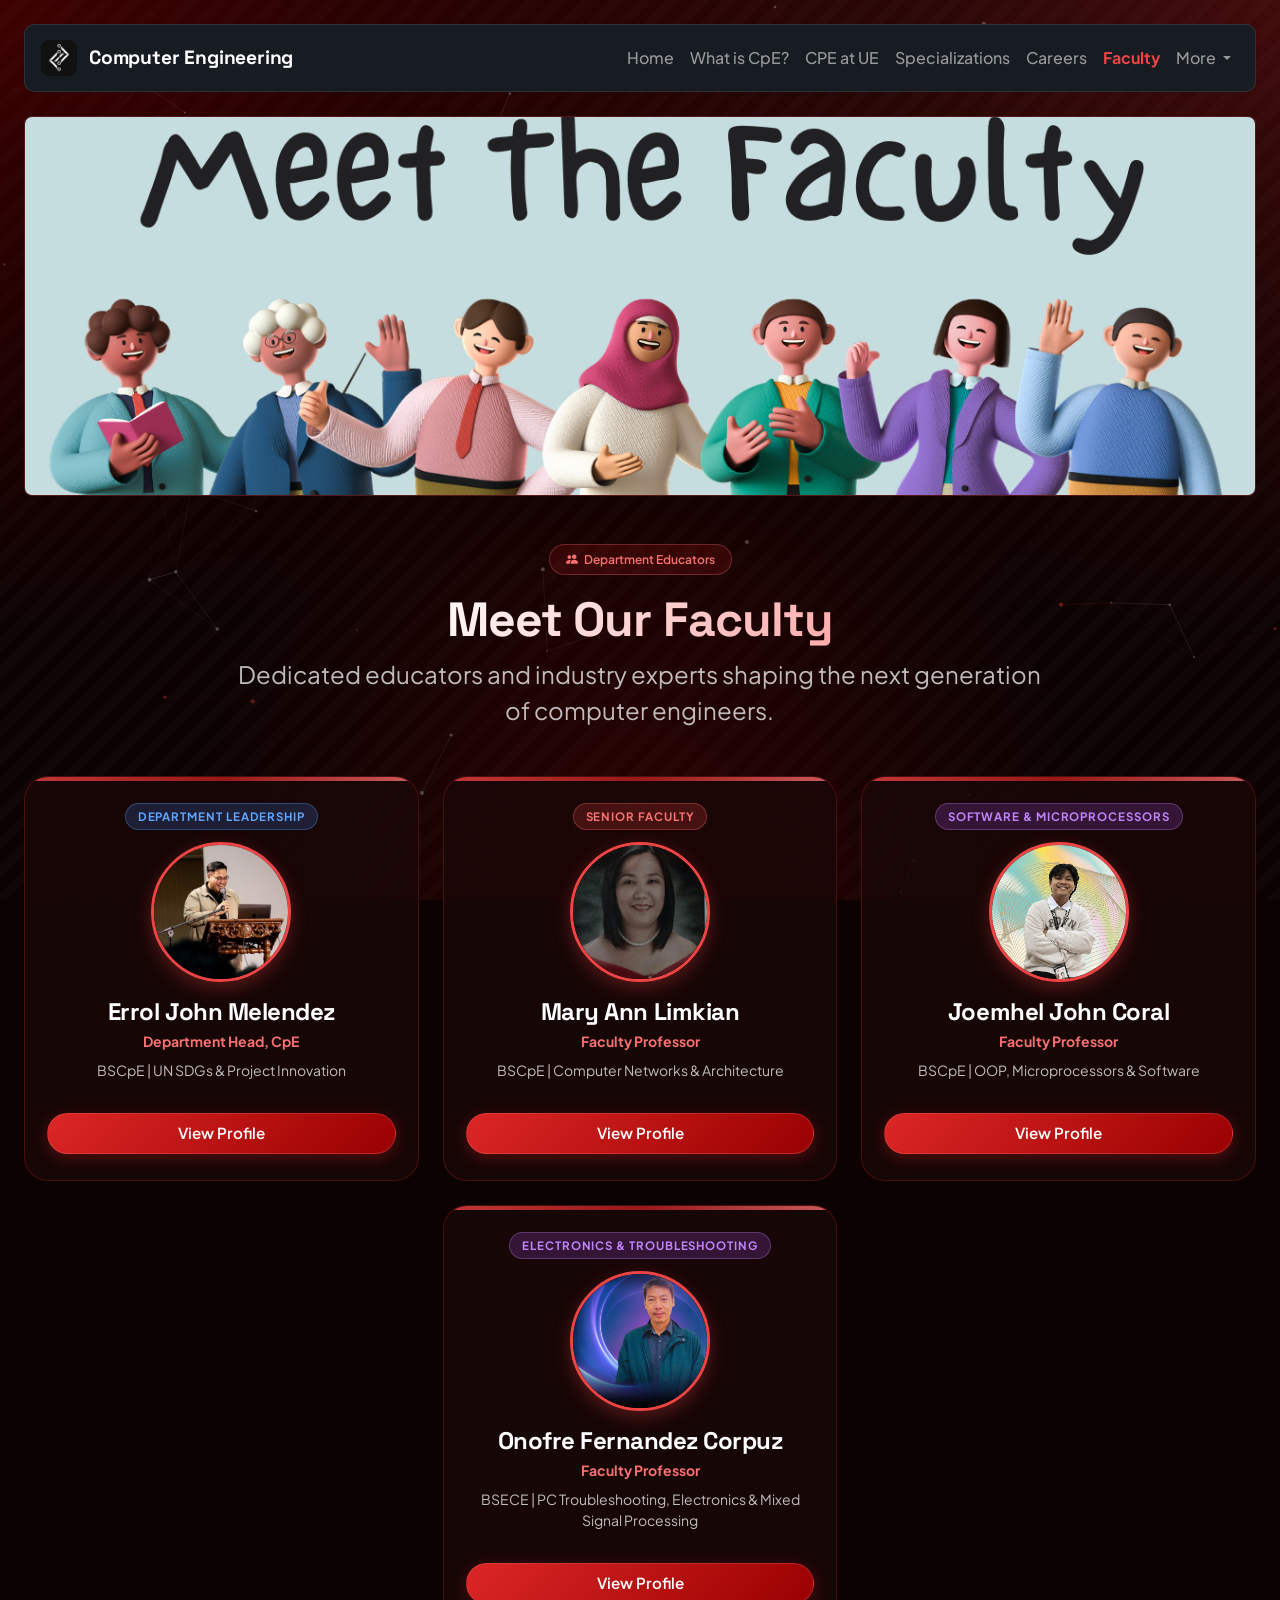
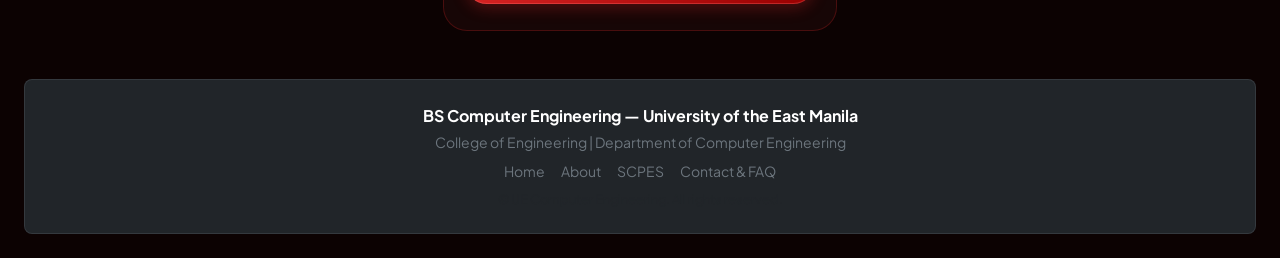
<file: faculty.html>
<!DOCTYPE html>
<html lang="en">
<head>
<meta charset="utf-8">
<meta name="viewport" content="width=device-width, initial-scale=1">
<title>Faculty | BS Computer Engineering</title>

<!-- GOOGLE FONTS -->
<link rel="preconnect" href="https://fonts.googleapis.com">
<link rel="preconnect" href="https://fonts.gstatic.com" crossorigin>
<link href="https://fonts.googleapis.com/css2?family=Plus+Jakarta+Sans:wght@400;500;600;700&family=Space+Grotesk:wght@600;700&display=swap" rel="stylesheet">

<!-- BOOTSTRAP 5 & BOOTSTRAP ICONS -->
<link href="https://cdn.jsdelivr.net/npm/bootstrap@5.0.2/dist/css/bootstrap.min.css" rel="stylesheet">
<link rel="stylesheet" href="https://cdn.jsdelivr.net/npm/bootstrap-icons@1.11.3/font/bootstrap-icons.min.css">
<script src="https://cdn.jsdelivr.net/npm/bootstrap@5.0.2/dist/js/bootstrap.bundle.min.js"></script>

<style>
    /* 1. DEEP UE CRIMSON AMBIENT BACKGROUND */
    body {
        font-family: 'Plus Jakarta Sans', sans-serif;
        background-color: #0c0202;
        background-image: 
            radial-gradient(at 0% 0%, rgba(153, 0, 0, 0.35) 0px, transparent 50%),
            radial-gradient(at 100% 0%, rgba(220, 38, 38, 0.25) 0px, transparent 50%),
            radial-gradient(at 50% 100%, rgba(112, 2, 2, 0.3) 0px, transparent 50%),
            repeating-linear-gradient(-45deg, rgba(255, 255, 255, 0.015) 0, rgba(255, 255, 255, 0.015) 10px, transparent 10px, transparent 20px);
        background-attachment: fixed;
        color: #f1f5f9;
        min-height: 100vh;
    }

    /* CIRCUIT-TRACE CANVAS — sits behind all content */
    #circuit {
        position: fixed;
        inset: 0;
        z-index: 0;
        display: block;
        pointer-events: none;
    }

    .container-fluid {
        position: relative;
        z-index: 1;
    }

    /* 2. HEADINGS & GRADIENT ACCENTS */
    h1, h2, h3, h4, h5, h6, .navbar-brand {
        font-family: 'Space Grotesk', sans-serif;
        letter-spacing: -0.02em;
    }

    .hero-gradient-text {
        background: linear-gradient(135deg, #ffffff 30%, #fca5a5 70%, #ef4444 100%);
        -webkit-background-clip: text;
        -webkit-text-fill-color: transparent;
    }

    /* 3. NAVBAR & LOGO */
    .custom-navbar {
        background-color: #171b22 !important;
        border: 1px solid rgba(255, 255, 255, 0.1) !important;
        border-radius: 10px !important;
        padding: 10px 16px !important;
    }

    .custom-navbar .navbar-brand {
        font-size: 1.2rem;
        font-weight: 700;
        color: #ffffff !important;
        letter-spacing: -0.01em;
    }

    .custom-navbar .logo-box {
        width: 36px;
        height: 36px;
        border-radius: 9px;
        overflow: hidden;
        background-color: #0c0d10;
        display: inline-flex;
        align-items: center;
        justify-content: center;
        flex-shrink: 0;
    }

    .custom-navbar .logo-img {
        width: 100%;
        height: 100%;
        object-fit: cover;
        transform: scale(1.22);
    }

    .custom-navbar .navbar-toggler {
        border: 1px solid rgba(255, 255, 255, 0.15) !important;
        border-radius: 8px;
        padding: 6px 10px;
    }

    .custom-navbar .navbar-toggler-icon {
        background-image: url("data:image/svg+xml,%3csvg xmlns='http://www.w3.org/2000/svg' viewBox='0 0 30 30'%3e%3cpath stroke='rgba%28255, 255, 255, 0.75%29' stroke-linecap='round' stroke-miterlimit='10' stroke-width='2' d='M4 7h22M4 15h22M4 23h22'/%3e%3c/svg%3e") !important;
    }

    .nav-link.active, .dropdown-item.active {
        color: #ef4444 !important;
        font-weight: 700;
    }

    .dropdown-item.active {
        background-color: rgba(239, 68, 68, 0.15) !important;
    }

    /* 4. SUBPAGE HERO BANNER */
    .subpage-banner {
        height: 380px;
        background-color: #120505;
        display: flex;
        align-items: center;
        justify-content: center;
        border: 1px solid rgba(239, 68, 68, 0.3);
        box-shadow: 0 12px 32px rgba(0, 0, 0, 0.6);
        position: relative;
    }

    .subpage-banner img {
        width: 100%;
        height: 100%;
        object-fit: cover;
        object-position: center;
    }

    @media (max-width: 768px) {
        .subpage-banner {
            height: 220px;
        }
    }

    /* 5. FACULTY CARDS */
    .faculty-card {
        background: rgba(26, 8, 8, 0.85);
        border-radius: 24px;
        overflow: hidden;
        border: 1px solid rgba(220, 38, 38, 0.25);
        transition: all 0.3s cubic-bezier(0.16, 1, 0.3, 1);
        padding: 26px 22px;
        text-align: center;
        height: 100%;
        cursor: pointer;
        display: flex;
        flex-direction: column;
        justify-content: space-between;
        position: relative;
    }

    /* Gradient Top Border Accent */
    .faculty-card::before {
        content: "";
        position: absolute;
        top: 0;
        left: 0;
        right: 0;
        height: 4px;
        background: linear-gradient(90deg, #ef4444, #b91c1c, #f87171);
        opacity: 0.8;
        transition: opacity 0.3s ease;
    }
    
    .faculty-card:hover {
        transform: translateY(-6px);
        box-shadow: 0 16px 35px rgba(220, 38, 38, 0.25);
        border-color: rgba(239, 68, 68, 0.5);
    }

    .faculty-avatar-container {
        width: 140px;
        height: 140px;
        margin: 0 auto 16px auto;
        border-radius: 50%;
        overflow: hidden;
        border: 3px solid #ef4444;
        box-shadow: 0 6px 18px rgba(239, 68, 68, 0.3);
    }

    .faculty-avatar-container img {
        width: 100%;
        height: 100%;
        object-fit: cover;
    }

    /* Badges */
    .card-badge {
        display: inline-block;
        font-size: 0.72rem;
        font-weight: 700;
        text-transform: uppercase;
        letter-spacing: 0.08em;
        padding: 4px 12px;
        border-radius: 50px;
        margin-bottom: 12px;
    }

    .badge-blue { background-color: rgba(59, 130, 246, 0.2); color: #60a5fa; border: 1px solid rgba(96, 165, 250, 0.3); }
    .badge-red { background-color: rgba(239, 68, 68, 0.2); color: #f87171; border: 1px solid rgba(248, 113, 113, 0.3); }
    .badge-purple { background-color: rgba(168, 85, 247, 0.2); color: #c084fc; border: 1px solid rgba(192, 132, 252, 0.3); }

    /* 6. VIBRANT CRIMSON GRADIENT BUTTON */
    .btn-crimson {
        background: linear-gradient(135deg, #dc2626 0%, #990000 100%);
        color: #ffffff;
        border-radius: 980px;
        padding: 8px 24px;
        font-weight: 600;
        font-size: 0.95rem;
        border: 1px solid rgba(248, 113, 113, 0.3);
        text-decoration: none;
        display: inline-block;
        box-shadow: 0 4px 15px rgba(220, 38, 38, 0.3);
        transition: all 0.2s ease;
    }

    .btn-crimson:hover {
        background: linear-gradient(135deg, #ef4444 0%, #b91c1c 100%);
        color: #ffffff;
        box-shadow: 0 6px 20px rgba(239, 68, 68, 0.5);
        transform: scale(1.02);
    }

    /* 7. MODAL STYLING */
    .modal-dialog.modal-extra-wide {
        max-width: 1050px !important;
        width: 95vw !important;
        margin: 15px auto !important;
    }

    .modal-extra-wide .modal-content {
        border-radius: 24px !important;
        border: 1px solid rgba(239, 68, 68, 0.3) !important;
        overflow: hidden !important;
        background-color: #171b22 !important;
        color: #ffffff !important;
    }

    .modal-faculty-img {
        width: 100% !important;
        height: auto !important;
        display: block !important;
        border-radius: 16px !important;
    }

    .email-banner-box {
        background-color: rgba(220, 38, 38, 0.12);
        border: 1px solid rgba(239, 68, 68, 0.3);
        border-radius: 18px;
        padding: 18px 24px;
        display: flex;
        align-items: center;
        justify-content: space-between;
        gap: 15px;
        flex-wrap: wrap;
    }

    .email-banner-box .label-text {
        color: #f1f5f9;
        font-weight: 700;
        text-transform: uppercase;
        font-size: 0.95rem;
        letter-spacing: 0.05em;
    }

    .social-icon-btn {
        width: 52px;
        height: 52px;
        border-radius: 50%;
        display: inline-flex;
        align-items: center;
        justify-content: center;
        font-size: 1.6rem;
        color: #ffffff !important;
        box-shadow: 0 4px 12px rgba(0,0,0,0.3);
        transition: transform 0.2s ease, box-shadow 0.2s ease;
        text-decoration: none;
    }

    .social-icon-btn:hover {
        transform: translateY(-3px) scale(1.08);
        box-shadow: 0 8px 20px rgba(220,38,38,0.4);
    }

    .icon-fb { background-color: #1877f2; }
    .icon-ig { background: linear-gradient(45deg, #f09433 0%, #e6683c 25%, #dc2743 50%, #cc2366 75%, #bc1888 100%); }
    .icon-email { background-color: #dc2626; }
</style>
</head>
<body>

<canvas id="circuit"></canvas>

<div class="container-fluid px-4 my-4">

    <!-- MASTER NAVBAR -->
    <nav class="navbar navbar-expand-lg navbar-dark custom-navbar shadow-sm mb-4">
        <div class="container-fluid px-0">
            <a href="index.html" class="navbar-brand d-flex align-items-center gap-2">
                <div class="logo-box me-1">
                    <img src="assets/cpeimg.jpg" alt="CpE Logo" class="logo-img" onerror="this.onerror=null; this.src='data:image/svg+xml;utf8,<svg xmlns=\'http://www.w3.org/2000/svg\' viewBox=\'0 0 100 100\' width=\'100\' height=\'100\'><rect width=\'100\' height=\'100\' fill=\'%23111317\'/><path d=\'M35 35 L50 50 L35 65 M50 35 L65 50 L50 65\' stroke=\'%23ffffff\' stroke-width=\'8\' stroke-linecap=\'round\' stroke-linejoin=\'round\' fill=\'none\'/></svg>';">
                </div>
                <span class="text-white">Computer Engineering</span>
            </a>

            <button type="button" class="navbar-toggler" data-bs-toggle="collapse" data-bs-target="#navbarCollapse">
                <span class="navbar-toggler-icon"></span>
            </button>
            
            <div class="collapse navbar-collapse" id="navbarCollapse">
                <div class="navbar-nav ms-auto fw-medium">
                    <a href="index.html" class="nav-item nav-link">Home</a>
                    <a href="what-is-cpe.html" class="nav-item nav-link">What is CpE?</a>
                    <a href="cpe-at-ue.html" class="nav-item nav-link">CPE at UE</a>
                    <a href="specializations.html" class="nav-item nav-link">Specializations</a>
                    <a href="opportunities.html" class="nav-item nav-link">Careers</a>
                    <a href="faculty.html" class="nav-item nav-link active">Faculty</a>
                    
                    <div class="nav-item dropdown">
                        <a href="#" class="nav-link dropdown-toggle" id="moreDropdown" role="button" data-bs-toggle="dropdown" aria-expanded="false">
                            More
                        </a>
                        <ul class="dropdown-menu dropdown-menu-dark dropdown-menu-end border-0 shadow-lg rounded-3" aria-labelledby="moreDropdown">
                            <li><a href="scpes.html" class="dropdown-item">SCPES Organization</a></li>
                            <li><a href="projects.html" class="dropdown-item">Student Projects</a></li>
                            <li><hr class="dropdown-divider"></li>
                            <li><a href="contact.html" class="dropdown-item">FAQ & Contact</a></li>
                        </ul>
                    </div>
                </div>
            </div>
        </div>
    </nav>

    <!-- SINGLE HERO BANNER -->
    <div class="subpage-banner mb-5 rounded-3 overflow-hidden shadow-lg">
        <img src="assets/faculty.png" alt="Computer Engineering Faculty Banner">
    </div>

    <!-- PAGE HEADER -->
    <div class="text-center mb-5">
        <span class="badge rounded-pill mb-3 px-3 py-2 fw-semibold" style="color: #f87171; background-color: rgba(220, 38, 38, 0.15); border: 1px solid rgba(248, 113, 113, 0.3);">
            <i class="bi bi-people-fill me-1"></i> Department Educators
        </span>
        <h1 class="fw-bold display-5 hero-gradient-text">Meet Our Faculty</h1>
        <p class="text-light opacity-75 lead fs-4 col-md-8 mx-auto fw-normal">
            Dedicated educators and industry experts shaping the next generation of computer engineers.
        </p>
    </div>

    <!-- FACULTY CARDS GRID -->
    <div class="row g-4 justify-content-center mb-5">
        
        <!-- Faculty Member 1: Sir EJ -->
        <div class="col-md-6 col-lg-4">
            <div class="faculty-card" data-bs-toggle="modal" data-bs-target="#facultyModalEJ">
                <div>
                    <span class="card-badge badge-blue">Department Leadership</span>
                    <div class="faculty-avatar-container">
                        <img src="assets/ej-melendez.jpg" alt="Errol John Antonio Melendez">
                    </div>
                    <h3 class="fw-bold fs-4 mb-1 text-white">Errol John Melendez</h3>
                    <p class="fw-bold small mb-2" style="color: #f87171;">Department Head, CpE</p>
                    <p class="text-light opacity-75 small">BSCpE | UN SDGs & Project Innovation</p>
                </div>
                <div class="mt-3">
                    <button class="btn-crimson btn-sm w-100">View Profile</button>
                </div>
            </div>
        </div>

        <!-- Faculty Member 2: Ma'am Lim -->
        <div class="col-md-6 col-lg-4">
            <div class="faculty-card" data-bs-toggle="modal" data-bs-target="#facultyModalLim">
                <div>
                    <span class="card-badge badge-red">Senior Faculty</span>
                    <div class="faculty-avatar-container">
                        <img src="assets/mary-ann-lim.png" alt="Mary Ann Limkian">
                    </div>
                    <h3 class="fw-bold fs-4 mb-1 text-white">Mary Ann Limkian</h3>
                    <p class="fw-bold small mb-2" style="color: #f87171;">Faculty Professor</p>
                    <p class="text-light opacity-75 small">BSCpE | Computer Networks & Architecture</p>
                </div>
                <div class="mt-3">
                    <button class="btn-crimson btn-sm w-100">View Profile</button>
                </div>
            </div>
        </div>

        <!-- Faculty Member 3: Sir Joe -->
        <div class="col-md-6 col-lg-4">
            <div class="faculty-card" data-bs-toggle="modal" data-bs-target="#facultyModalJoe">
                <div>
                    <span class="card-badge badge-purple">Software & Microprocessors</span>
                    <div class="faculty-avatar-container">
                        <img src="assets/joemhel-coral.png" alt="Joemhel John Coral">
                    </div>
                    <h3 class="fw-bold fs-4 mb-1 text-white">Joemhel John Coral</h3>
                    <p class="fw-bold small mb-2" style="color: #f87171;">Faculty Professor</p>
                    <p class="text-light opacity-75 small">BSCpE | OOP, Microprocessors & Software</p>
                </div>
                <div class="mt-3">
                    <button class="btn-crimson btn-sm w-100">View Profile</button>
                </div>
            </div>
        </div>

        <!-- Faculty Member 4: Sir Corpuz -->
        <div class="col-md-6 col-lg-4">
            <div class="faculty-card" data-bs-toggle="modal" data-bs-target="#facultyModalCorpuz">
                <div>
                    <span class="card-badge badge-purple">Electronics & Troubleshooting</span>
                    <div class="faculty-avatar-container">
                        <img src="assets/onofre-corpuz.jpg" alt="Onofre Fernandez Corpuz">
                    </div>
                    <h3 class="fw-bold fs-4 mb-1 text-white">Onofre Fernandez Corpuz</h3>
                    <p class="fw-bold small mb-2" style="color: #f87171;">Faculty Professor</p>
                    <p class="text-light opacity-75 small">BSECE | PC Troubleshooting, Electronics & Mixed Signal Processing</p>
                </div>
                <div class="mt-3">
                    <button class="btn-crimson btn-sm w-100">View Profile</button>
                </div>
            </div>
        </div>

    </div>

    <!-- ==================== FACULTY MODALS ==================== -->

    <!-- Modal 1: Sir EJ -->
    <div class="modal fade" id="facultyModalEJ" tabindex="-1" aria-hidden="true">
        <div class="modal-dialog modal-dialog-centered modal-extra-wide">
            <div class="modal-content shadow-lg p-3">
                <div class="modal-header border-0 pb-1">
                    <button type="button" class="btn-close btn-close-white fs-4" data-bs-dismiss="modal" aria-label="Close"></button>
                </div>
                <div class="modal-body p-0 text-center">
                    <div class="mb-3">
                        <img src="assets/faculty-sir-ej2.png" class="modal-faculty-img shadow-sm" alt="Errol John Antonio Melendez">
                    </div>

                    <div class="email-banner-box my-2">
                        <span class="label-text"><i class="bi bi-person-lines-fill me-1"></i> Connect with Sir EJ:</span>
                        <div class="d-flex gap-3 align-items-center">
                            <a href="https://www.facebook.com/iamerrolantonio" target="_blank" class="social-icon-btn icon-fb" title="Facebook Profile">
                                <i class="bi bi-facebook"></i>
                            </a>
                            <a href="https://www.instagram.com" target="_blank" class="social-icon-btn icon-ig" title="Instagram Profile">
                                <i class="bi bi-instagram"></i>
                            </a>
                            <a href="mailto:erroljohn.antonio@ue.edu.ph" class="social-icon-btn icon-email" title="Send Email">
                                <i class="bi bi-envelope-fill"></i>
                            </a>
                        </div>
                    </div>
                </div>
            </div>
        </div>
    </div>

    <!-- Modal 2: Ma'am Lim -->
    <div class="modal fade" id="facultyModalLim" tabindex="-1" aria-hidden="true">
        <div class="modal-dialog modal-dialog-centered modal-extra-wide">
            <div class="modal-content shadow-lg p-3">
                <div class="modal-header border-0 pb-1">
                    <button type="button" class="btn-close btn-close-white fs-4" data-bs-dismiss="modal" aria-label="Close"></button>
                </div>
                <div class="modal-body p-0 text-center">
                    <div class="mb-3">
                        <img src="assets/faculty-maam-lim2.png" class="modal-faculty-img shadow-sm" alt="Mary Ann Limkian">
                    </div>

                    <div class="email-banner-box my-2">
                        <span class="label-text"><i class="bi bi-person-lines-fill me-1"></i> Connect with Ma'am Lim:</span>
                        <div class="d-flex gap-3 align-items-center">
                            <a href="https://www.facebook.com/maryann.laxamanalimkian" target="_blank" class="social-icon-btn icon-fb" title="Facebook Profile">
                                <i class="bi bi-facebook"></i>
                            </a>
                            <a href="mailto:maryann.limkian@ue.edu.ph" class="social-icon-btn icon-email" title="Send Email">
                                <i class="bi bi-envelope-fill"></i>
                            </a>
                        </div>
                    </div>
                </div>
            </div>
        </div>
    </div>

    <!-- Modal 3: Sir Joe -->
    <div class="modal fade" id="facultyModalJoe" tabindex="-1" aria-hidden="true">
        <div class="modal-dialog modal-dialog-centered modal-extra-wide">
            <div class="modal-content shadow-lg p-3">
                <div class="modal-header border-0 pb-1">
                    <button type="button" class="btn-close btn-close-white fs-4" data-bs-dismiss="modal" aria-label="Close"></button>
                </div>
                <div class="modal-body p-0 text-center">
                    <div class="mb-3">
                        <img src="assets/faculty-sir-joe2.png" class="modal-faculty-img shadow-sm" alt="Joemhel John Coral">
                    </div>

                    <div class="email-banner-box my-2">
                        <span class="label-text"><i class="bi bi-person-lines-fill me-1"></i> Connect with Sir Joe:</span>
                        <div class="d-flex gap-3 align-items-center">
                            <a href="https://www.facebook.com/joemheljhon.coral" target="_blank" class="social-icon-btn icon-fb" title="Facebook Profile">
                                <i class="bi bi-facebook"></i>
                            </a>
                            <a href="mailto:coral.jeomheljohn@ue.edu.ph" class="social-icon-btn icon-email" title="Send Email">
                                <i class="bi bi-envelope-fill"></i>
                            </a>
                        </div>
                    </div>
                </div>
            </div>
        </div>
    </div>

    <!-- Modal 4: Sir Corpuz  -->
    <div class="modal fade" id="facultyModalCorpuz" tabindex="-1" aria-hidden="true">
        <div class="modal-dialog modal-dialog-centered modal-extra-wide">
            <div class="modal-content shadow-lg p-3">
                <div class="modal-header border-0 pb-1">
                    <button type="button" class="btn-close btn-close-white fs-4" data-bs-dismiss="modal" aria-label="Close"></button>
                </div>
                <div class="modal-body p-0 text-center">
                    <div class="mb-3">
                        <img src="assets/faculty-sir-corpuz2.jpg" class="modal-faculty-img shadow-sm" alt="Sir Corpuz">
                    </div>

                    <div class="email-banner-box my-2">
                        <span class="label-text"><i class="bi bi-person-lines-fill me-1"></i> Connect with Sir Corpuz:</span>
                        <div class="d-flex gap-3 align-items-center">
                            <a href="https://www.facebook.com/Engfrecor"  target="_blank" class="social-icon-btn icon-fb" title="Facebook Profile">
                                <i class="bi bi-facebook"></i>
                            </a>
                        </div>
                    </div>
                </div>
            </div>
        </div>
    </div>

    <!-- FOOTER -->
    <footer class="bg-dark text-white rounded-3 py-4 mt-5 border border-secondary border-opacity-25">
        <div class="container text-center">
            <p class="fw-bold mb-1">BS Computer Engineering — University of the East Manila</p>
            <p class="text-secondary small mb-2">College of Engineering | Department of Computer Engineering</p>
            <div class="d-flex justify-content-center gap-3 small mb-2">
                <a href="index.html" class="text-decoration-none text-secondary">Home</a>
                <a href="what-is-cpe.html" class="text-decoration-none text-secondary">About</a>
                <a href="scpes.html" class="text-decoration-none text-secondary">SCPES</a>
                <a href="contact.html" class="text-decoration-none text-secondary">Contact & FAQ</a>
            </div>
            <p class="text-muted extra-small mb-0" style="font-size: 0.8rem;">&copy; UE Computer Engineering. All rights reserved.</p>
        </div>
    </footer>

</div>

<script src="circuit.js"></script>

</body>
</html>
</file>
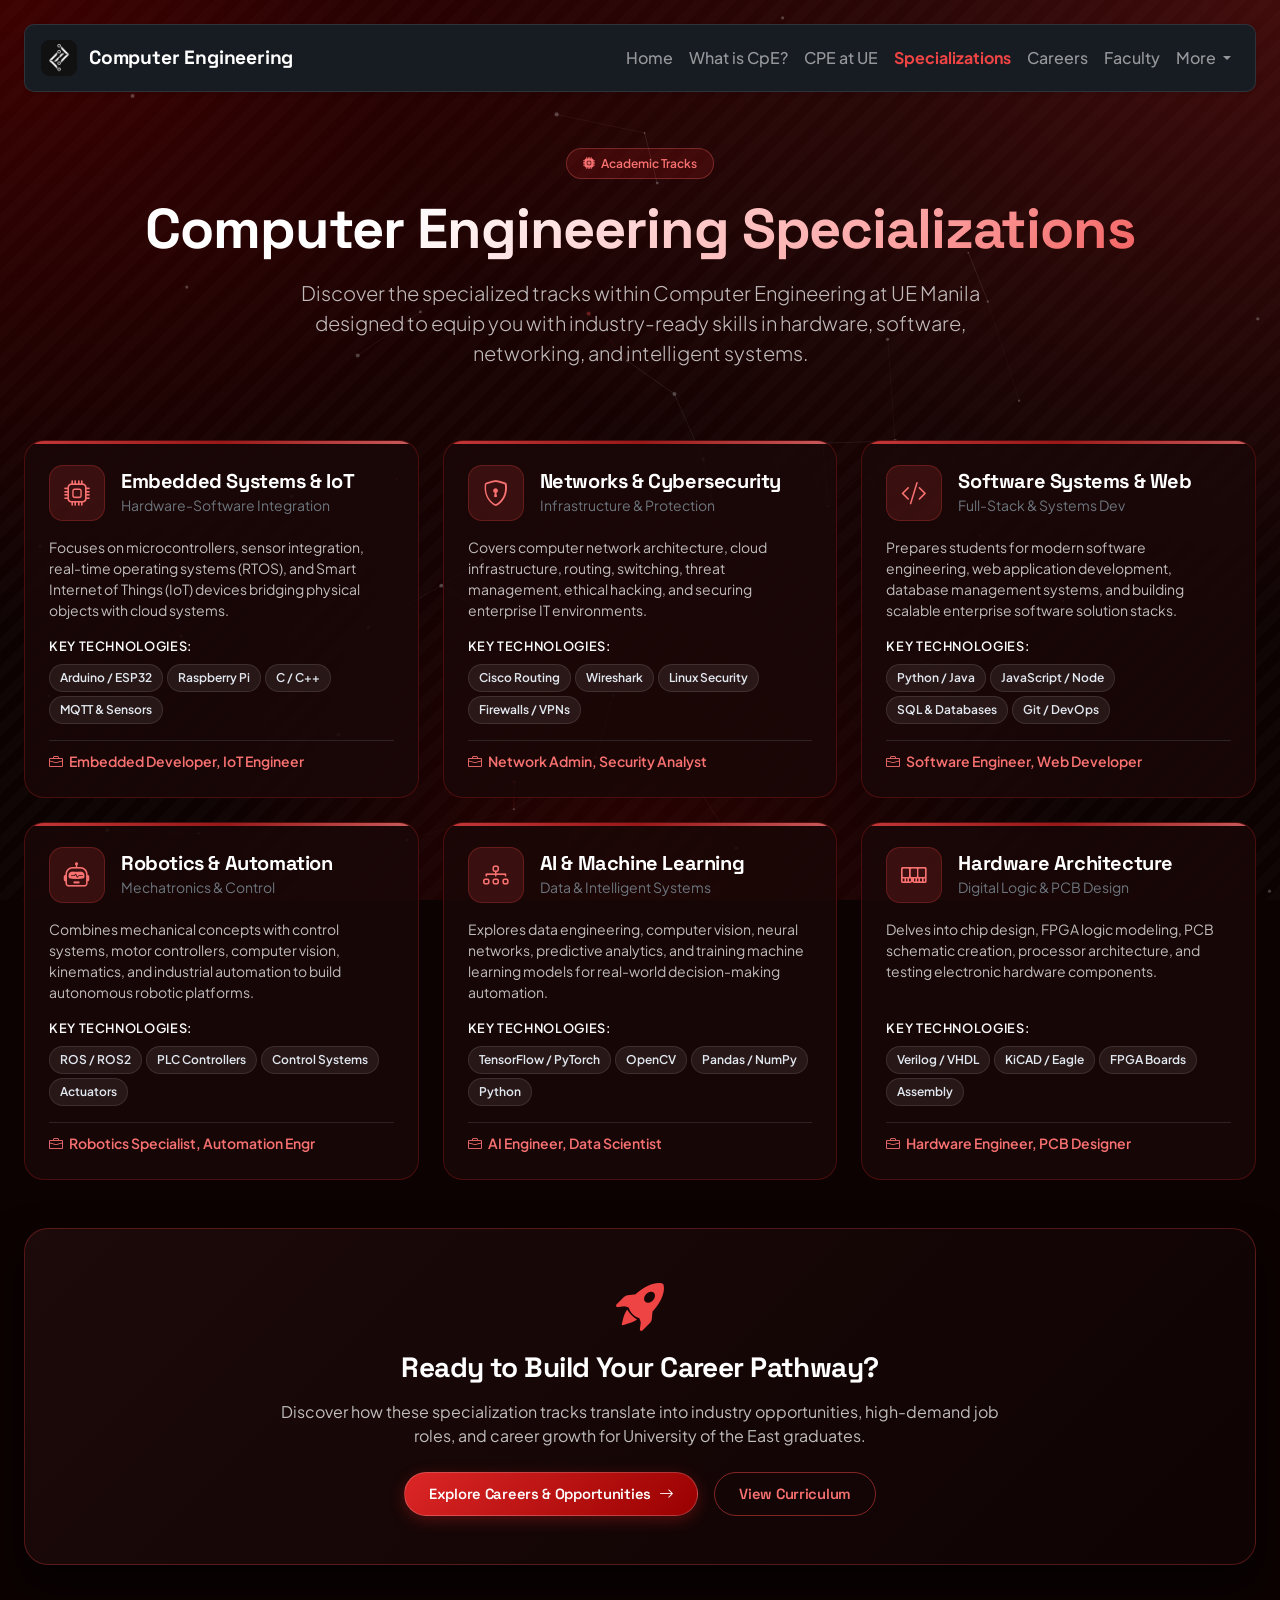
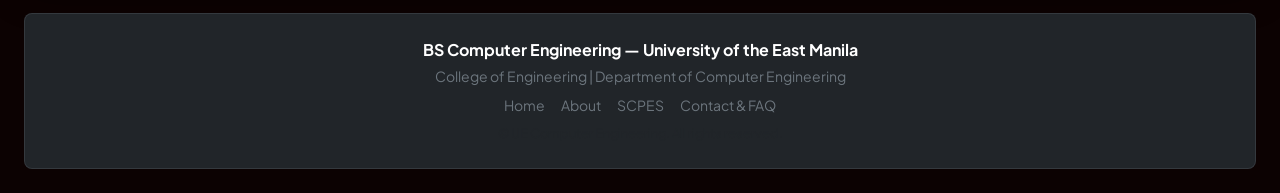
<file: specializations.html>
<!DOCTYPE html>
<html lang="en">
<head>
    <meta charset="utf-8">
    <meta name="viewport" content="width=device-width, initial-scale=1">
    <title>Computer Engineering | Specializations</title>

    <!-- GOOGLE FONTS -->
    <link rel="preconnect" href="https://fonts.googleapis.com">
    <link rel="preconnect" href="https://fonts.gstatic.com" crossorigin>
    <link href="https://fonts.googleapis.com/css2?family=Plus+Jakarta+Sans:wght@400;500;600;700&family=Space+Grotesk:wght@600;700&display=swap" rel="stylesheet">

    <!-- BOOTSTRAP 5 & BOOTSTRAP ICONS -->
    <link href="https://cdn.jsdelivr.net/npm/bootstrap@5.0.2/dist/css/bootstrap.min.css" rel="stylesheet">
    <link rel="stylesheet" href="https://cdn.jsdelivr.net/npm/bootstrap-icons@1.11.3/font/bootstrap-icons.min.css">
    <script src="https://cdn.jsdelivr.net/npm/bootstrap@5.0.2/dist/js/bootstrap.bundle.min.js"></script>

    <style>
        /* 1. DEEP UE CRIMSON AMBIENT BACKGROUND */
        body {
            font-family: 'Plus Jakarta Sans', sans-serif;
            background-color: #0c0202;
            background-image: 
                radial-gradient(at 0% 0%, rgba(153, 0, 0, 0.35) 0px, transparent 50%),
                radial-gradient(at 100% 0%, rgba(220, 38, 38, 0.25) 0px, transparent 50%),
                radial-gradient(at 50% 100%, rgba(112, 2, 2, 0.3) 0px, transparent 50%),
                repeating-linear-gradient(-45deg, rgba(255, 255, 255, 0.015) 0, rgba(255, 255, 255, 0.015) 10px, transparent 10px, transparent 20px);
            background-attachment: fixed;
            color: #f1f5f9;
            min-height: 100vh;
        }

        /* CIRCUIT-TRACE CANVAS — sits behind all content */
        #circuit {
            position: fixed;
            inset: 0;
            z-index: 0;
            display: block;
            pointer-events: none;
        }

        .container-fluid {
            position: relative;
            z-index: 1;
        }

        /* 2. HEADINGS & GRADIENT ACCENTS */
        h1, h2, h3, h4, h5, h6, .navbar-brand, .btn-apple, .btn-outline-crimson {
            font-family: 'Space Grotesk', sans-serif;
            letter-spacing: -0.02em;
        }

        .hero-gradient-text {
            background: linear-gradient(135deg, #ffffff 30%, #fca5a5 70%, #ef4444 100%);
            -webkit-background-clip: text;
            -webkit-text-fill-color: transparent;
        }

        /* 3. NAVBAR & ROUNDED SQUARE LOGO */
        .custom-navbar {
            background-color: #171b22 !important;
            border: 1px solid rgba(255, 255, 255, 0.1) !important;
            border-radius: 10px !important;
            padding: 10px 16px !important;
        }

        .custom-navbar .navbar-brand {
            font-size: 1.2rem;
            font-weight: 700;
            color: #ffffff !important;
            letter-spacing: -0.01em;
        }

        /* CROPS OUT WHITE SPOTS & FORCES CLEAN ROUNDED SQUARE */
        .custom-navbar .logo-box {
            width: 36px;
            height: 36px;
            border-radius: 9px;
            overflow: hidden;
            background-color: #0c0d10;
            display: inline-flex;
            align-items: center;
            justify-content: center;
            flex-shrink: 0;
        }

        .custom-navbar .logo-img {
            width: 100%;
            height: 100%;
            object-fit: cover;
            transform: scale(1.22);
        }

        .custom-navbar .navbar-toggler {
            border: 1px solid rgba(255, 255, 255, 0.15) !important;
            border-radius: 8px;
            padding: 6px 10px;
        }

        .custom-navbar .navbar-toggler-icon {
            background-image: url("data:image/svg+xml,%3csvg xmlns='http://www.w3.org/2000/svg' viewBox='0 0 30 30'%3e%3cpath stroke='rgba%28255, 255, 255, 0.75%29' stroke-linecap='round' stroke-miterlimit='10' stroke-width='2' d='M4 7h22M4 15h22M4 23h22'/%3e%3c/svg%3e") !important;
        }

        .nav-link.active {
            color: #ef4444 !important;
            font-weight: 700;
        }

        /* 4. SPECIALIZATION CARDS */
        .spec-card {
            background: rgba(26, 8, 8, 0.85);
            border-radius: 20px;
            border: 1px solid rgba(220, 38, 38, 0.25);
            transition: all 0.3s cubic-bezier(0.16, 1, 0.3, 1);
            height: 100%;
            position: relative;
            overflow: hidden;
        }

        /* Gradient Accent Top Border */
        .spec-card::before {
            content: "";
            position: absolute;
            top: 0;
            left: 0;
            right: 0;
            height: 3px;
            background: linear-gradient(90deg, #ef4444, #b91c1c, #f87171);
            opacity: 0.8;
            transition: opacity 0.3s ease;
            z-index: 2;
        }
        
        .spec-card:hover {
            transform: translateY(-6px);
            box-shadow: 0 16px 35px rgba(220, 38, 38, 0.25);
            border-color: rgba(239, 68, 68, 0.5);
        }

        .spec-icon-box {
            width: 56px;
            height: 56px;
            border-radius: 14px;
            background-color: rgba(239, 68, 68, 0.15);
            color: #f87171;
            border: 1px solid rgba(239, 68, 68, 0.25);
            display: flex;
            align-items: center;
            justify-content: center;
            font-size: 1.6rem;
        }

        .tech-pill {
            font-size: 0.75rem;
            font-weight: 600;
            background-color: rgba(255, 255, 255, 0.07);
            color: #e2e8f0;
            border: 1px solid rgba(255, 255, 255, 0.1);
            border-radius: 50px;
            padding: 4px 10px;
            display: inline-block;
        }

        /* 5. CTA BANNER CARD */
        .cta-card {
            background: linear-gradient(135deg, rgba(30, 10, 10, 0.95) 0%, rgba(15, 3, 3, 0.98) 100%);
            border-radius: 24px;
            color: #ffffff;
            border: 1px solid rgba(239, 68, 68, 0.3);
            box-shadow: 0 20px 40px rgba(0, 0, 0, 0.6);
        }

        /* 6. BUTTON STYLES */
        .btn-apple {
            background: linear-gradient(135deg, #dc2626 0%, #990000 100%);
            color: #ffffff;
            border-radius: 980px;
            padding: 10px 24px;
            font-weight: 600;
            font-size: 0.92rem;
            border: 1px solid rgba(255, 255, 255, 0.2);
            text-decoration: none;
            display: inline-block;
            box-shadow: 0 4px 15px rgba(220, 38, 38, 0.3);
            transition: all 0.25s ease;
        }

        .btn-apple:hover {
            background: linear-gradient(135deg, #ef4444 0%, #b91c1c 100%);
            color: #ffffff;
            box-shadow: 0 6px 20px rgba(239, 68, 68, 0.45);
            transform: scale(1.03);
        }

        .btn-outline-crimson {
            background: transparent;
            color: #f87171;
            border: 1px solid rgba(239, 68, 68, 0.5);
            border-radius: 980px;
            padding: 10px 24px;
            font-weight: 600;
            font-size: 0.92rem;
            text-decoration: none;
            display: inline-block;
            transition: all 0.25s ease;
        }

        .btn-outline-crimson:hover {
            background: rgba(239, 68, 68, 0.15);
            color: #ffffff;
            border-color: #ef4444;
        }
    </style>
</head>
<body>

<canvas id="circuit"></canvas>

<div class="container-fluid px-4 my-4">

    <!-- MASTER NAVBAR -->
    <nav class="navbar navbar-expand-lg navbar-dark custom-navbar shadow-sm mb-4">
        <div class="container-fluid px-0">
            <a href="index.html" class="navbar-brand d-flex align-items-center gap-2">
                <div class="logo-box me-1">
                    <img src="assets/cpeimg.jpg" alt="CpE Logo" class="logo-img" onerror="this.onerror=null; this.src='data:image/svg+xml;utf8,<svg xmlns=\'http://www.w3.org/2000/svg\' viewBox=\'0 0 100 100\' width=\'100\' height=\'100\'><rect width=\'100\' height=\'100\' fill=\'%23111317\'/><path d=\'M35 35 L50 50 L35 65 M50 35 L65 50 L50 65\' stroke=\'%23ffffff\' stroke-width=\'8\' stroke-linecap=\'round\' stroke-linejoin=\'round\' fill=\'none\'/></svg>';">
                </div>
                <span class="text-white">Computer Engineering</span>
            </a>

            <button type="button" class="navbar-toggler" data-bs-toggle="collapse" data-bs-target="#navbarCollapse">
                <span class="navbar-toggler-icon"></span>
            </button>
            
            <div class="collapse navbar-collapse" id="navbarCollapse">
                <div class="navbar-nav ms-auto fw-medium">
                    <a href="index.html" class="nav-item nav-link">Home</a>
                    <a href="what-is-cpe.html" class="nav-item nav-link">What is CpE?</a>
                    <a href="cpe-at-ue.html" class="nav-item nav-link">CPE at UE</a>
                    <a href="specializations.html" class="nav-item nav-link active">Specializations</a>
                    <a href="opportunities.html" class="nav-item nav-link">Careers</a>
                    <a href="faculty.html" class="nav-item nav-link">Faculty</a>
                    
                    <div class="nav-item dropdown">
                        <a href="#" class="nav-link dropdown-toggle" id="moreDropdown" role="button" data-bs-toggle="dropdown" aria-expanded="false">
                            More
                        </a>
                        <ul class="dropdown-menu dropdown-menu-dark dropdown-menu-end border-0 shadow-lg rounded-3" aria-labelledby="moreDropdown">
                            <li><a href="scpes.html" class="dropdown-item">SCPES Organization</a></li>
                            <li><a href="projects.html" class="dropdown-item">Student Projects</a></li>
                            <li><hr class="dropdown-divider"></li>
                            <li><a href="contact.html" class="dropdown-item">FAQ & Contact</a></li>
                        </ul>
                    </div>
                </div>
            </div>
        </div>
    </nav>

    <!-- HERO HEADER -->
    <div class="text-center my-5 py-2">
        <span class="badge rounded-pill mb-3 px-3 py-2 fw-semibold" style="color: #f87171; background-color: rgba(220, 38, 38, 0.15); border: 1px solid rgba(248, 113, 113, 0.3);">
            <i class="bi bi-cpu-fill me-1"></i> Academic Tracks
        </span>
        <h1 class="display-4 fw-bold hero-gradient-text mb-3">Computer Engineering Specializations</h1>
        <p class="text-light opacity-75 lead mx-auto style-description" style="max-width: 750px;">
            Discover the specialized tracks within Computer Engineering at UE Manila designed to equip you with industry-ready skills in hardware, software, networking, and intelligent systems.
        </p>
    </div>

    <!-- SPECIALIZATION CARDS GRID -->
    <div class="row row-cols-1 row-cols-md-2 row-cols-lg-3 g-4 mb-5">
        
        <!-- TRACK 1: EMBEDDED SYSTEMS & IOT -->
        <div class="col">
            <div class="spec-card p-4 d-flex flex-column">
                <div class="d-flex align-items-center mb-3">
                    <div class="spec-icon-box me-3">
                        <i class="bi bi-cpu"></i>
                    </div>
                    <div>
                        <h5 class="fw-bold text-white mb-0">Embedded Systems & IoT</h5>
                        <span class="text-secondary small">Hardware-Software Integration</span>
                    </div>
                </div>
                <p class="text-light opacity-75 small mb-3 flex-grow-1">
                    Focuses on microcontrollers, sensor integration, real-time operating systems (RTOS), and Smart Internet of Things (IoT) devices bridging physical objects with cloud systems.
                </p>
                <div class="mb-3">
                    <div class="fw-semibold text-light extra-small mb-2" style="font-size: 0.8rem; letter-spacing: 0.05em;">KEY TECHNOLOGIES:</div>
                    <div class="d-flex flex-wrap gap-1">
                        <span class="tech-pill">Arduino / ESP32</span>
                        <span class="tech-pill">Raspberry Pi</span>
                        <span class="tech-pill">C / C++</span>
                        <span class="tech-pill">MQTT & Sensors</span>
                    </div>
                </div>
                <div class="pt-2 border-top border-secondary border-opacity-25">
                    <span class="fw-semibold small" style="color: #f87171;"><i class="bi bi-briefcase me-1"></i> Embedded Developer, IoT Engineer</span>
                </div>
            </div>
        </div>

        <!-- TRACK 2: NETWORK & CYBERSECURITY -->
        <div class="col">
            <div class="spec-card p-4 d-flex flex-column">
                <div class="d-flex align-items-center mb-3">
                    <div class="spec-icon-box me-3">
                        <i class="bi bi-shield-lock"></i>
                    </div>
                    <div>
                        <h5 class="fw-bold text-white mb-0">Networks & Cybersecurity</h5>
                        <span class="text-secondary small">Infrastructure & Protection</span>
                    </div>
                </div>
                <p class="text-light opacity-75 small mb-3 flex-grow-1">
                    Covers computer network architecture, cloud infrastructure, routing, switching, threat management, ethical hacking, and securing enterprise IT environments.
                </p>
                <div class="mb-3">
                    <div class="fw-semibold text-light extra-small mb-2" style="font-size: 0.8rem; letter-spacing: 0.05em;">KEY TECHNOLOGIES:</div>
                    <div class="d-flex flex-wrap gap-1">
                        <span class="tech-pill">Cisco Routing</span>
                        <span class="tech-pill">Wireshark</span>
                        <span class="tech-pill">Linux Security</span>
                        <span class="tech-pill">Firewalls / VPNs</span>
                    </div>
                </div>
                <div class="pt-2 border-top border-secondary border-opacity-25">
                    <span class="fw-semibold small" style="color: #f87171;"><i class="bi bi-briefcase me-1"></i> Network Admin, Security Analyst</span>
                </div>
            </div>
        </div>

        <!-- TRACK 3: SOFTWARE SYSTEMS -->
        <div class="col">
            <div class="spec-card p-4 d-flex flex-column">
                <div class="d-flex align-items-center mb-3">
                    <div class="spec-icon-box me-3">
                        <i class="bi bi-code-slash"></i>
                    </div>
                    <div>
                        <h5 class="fw-bold text-white mb-0">Software Systems & Web</h5>
                        <span class="text-secondary small">Full-Stack & Systems Dev</span>
                    </div>
                </div>
                <p class="text-light opacity-75 small mb-3 flex-grow-1">
                    Prepares students for modern software engineering, web application development, database management systems, and building scalable enterprise software solution stacks.
                </p>
                <div class="mb-3">
                    <div class="fw-semibold text-light extra-small mb-2" style="font-size: 0.8rem; letter-spacing: 0.05em;">KEY TECHNOLOGIES:</div>
                    <div class="d-flex flex-wrap gap-1">
                        <span class="tech-pill">Python / Java</span>
                        <span class="tech-pill">JavaScript / Node</span>
                        <span class="tech-pill">SQL & Databases</span>
                        <span class="tech-pill">Git / DevOps</span>
                    </div>
                </div>
                <div class="pt-2 border-top border-secondary border-opacity-25">
                    <span class="fw-semibold small" style="color: #f87171;"><i class="bi bi-briefcase me-1"></i> Software Engineer, Web Developer</span>
                </div>
            </div>
        </div>

        <!-- TRACK 4: ROBOTICS & AUTOMATION -->
        <div class="col">
            <div class="spec-card p-4 d-flex flex-column">
                <div class="d-flex align-items-center mb-3">
                    <div class="spec-icon-box me-3">
                        <i class="bi bi-robot"></i>
                    </div>
                    <div>
                        <h5 class="fw-bold text-white mb-0">Robotics & Automation</h5>
                        <span class="text-secondary small">Mechatronics & Control</span>
                    </div>
                </div>
                <p class="text-light opacity-75 small mb-3 flex-grow-1">
                    Combines mechanical concepts with control systems, motor controllers, computer vision, kinematics, and industrial automation to build autonomous robotic platforms.
                </p>
                <div class="mb-3">
                    <div class="fw-semibold text-light extra-small mb-2" style="font-size: 0.8rem; letter-spacing: 0.05em;">KEY TECHNOLOGIES:</div>
                    <div class="d-flex flex-wrap gap-1">
                        <span class="tech-pill">ROS / ROS2</span>
                        <span class="tech-pill">PLC Controllers</span>
                        <span class="tech-pill">Control Systems</span>
                        <span class="tech-pill">Actuators</span>
                    </div>
                </div>
                <div class="pt-2 border-top border-secondary border-opacity-25">
                    <span class="fw-semibold small" style="color: #f87171;"><i class="bi bi-briefcase me-1"></i> Robotics Specialist, Automation Engr</span>
                </div>
            </div>
        </div>

        <!-- TRACK 5: AI & MACHINE LEARNING -->
        <div class="col">
            <div class="spec-card p-4 d-flex flex-column">
                <div class="d-flex align-items-center mb-3">
                    <div class="spec-icon-box me-3">
                        <i class="bi bi-diagram-3"></i>
                    </div>
                    <div>
                        <h5 class="fw-bold text-white mb-0">AI & Machine Learning</h5>
                        <span class="text-secondary small">Data & Intelligent Systems</span>
                    </div>
                </div>
                <p class="text-light opacity-75 small mb-3 flex-grow-1">
                    Explores data engineering, computer vision, neural networks, predictive analytics, and training machine learning models for real-world decision-making automation.
                </p>
                <div class="mb-3">
                    <div class="fw-semibold text-light extra-small mb-2" style="font-size: 0.8rem; letter-spacing: 0.05em;">KEY TECHNOLOGIES:</div>
                    <div class="d-flex flex-wrap gap-1">
                        <span class="tech-pill">TensorFlow / PyTorch</span>
                        <span class="tech-pill">OpenCV</span>
                        <span class="tech-pill">Pandas / NumPy</span>
                        <span class="tech-pill">Python</span>
                    </div>
                </div>
                <div class="pt-2 border-top border-secondary border-opacity-25">
                    <span class="fw-semibold small" style="color: #f87171;"><i class="bi bi-briefcase me-1"></i> AI Engineer, Data Scientist</span>
                </div>
            </div>
        </div>

        <!-- TRACK 6: HARDWARE ARCHITECTURE & VLSI -->
        <div class="col">
            <div class="spec-card p-4 d-flex flex-column">
                <div class="d-flex align-items-center mb-3">
                    <div class="spec-icon-box me-3">
                        <i class="bi bi-memory"></i>
                    </div>
                    <div>
                        <h5 class="fw-bold text-white mb-0">Hardware Architecture</h5>
                        <span class="text-secondary small">Digital Logic & PCB Design</span>
                    </div>
                </div>
                <p class="text-light opacity-75 small mb-3 flex-grow-1">
                    Delves into chip design, FPGA logic modeling, PCB schematic creation, processor architecture, and testing electronic hardware components.
                </p>
                <div class="mb-3">
                    <div class="fw-semibold text-light extra-small mb-2" style="font-size: 0.8rem; letter-spacing: 0.05em;">KEY TECHNOLOGIES:</div>
                    <div class="d-flex flex-wrap gap-1">
                        <span class="tech-pill">Verilog / VHDL</span>
                        <span class="tech-pill">KiCAD / Eagle</span>
                        <span class="tech-pill">FPGA Boards</span>
                        <span class="tech-pill">Assembly</span>
                    </div>
                </div>
                <div class="pt-2 border-top border-secondary border-opacity-25">
                    <span class="fw-semibold small" style="color: #f87171;"><i class="bi bi-briefcase me-1"></i> Hardware Engineer, PCB Designer</span>
                </div>
            </div>
        </div>

    </div>

    <!-- CALL TO ACTION BANNER -->
    <div class="cta-card p-4 p-md-5 my-5 text-center">
        <div class="row justify-content-center">
            <div class="col-lg-8">
                <i class="bi bi-rocket-takeoff-fill display-5 mb-3 d-inline-block" style="color: #ef4444;"></i>
                <h3 class="fw-bold mb-3 text-white">Ready to Build Your Career Pathway?</h3>
                <p class="text-light opacity-75 mb-4 fs-6">
                    Discover how these specialization tracks translate into industry opportunities, high-demand job roles, and career growth for University of the East graduates.
                </p>
                <div class="d-flex flex-wrap justify-content-center gap-3">
                    <a href="opportunities.html" class="btn-apple">
                        Explore Careers & Opportunities <i class="bi bi-arrow-right ms-1"></i>
                    </a>
                    <a href="cpe-at-ue.html" class="btn-outline-crimson">
                        View Curriculum
                    </a>
                </div>
            </div>
        </div>
    </div>

    <!-- FOOTER -->
    <footer class="bg-dark text-white rounded-3 py-4 mt-5 border border-secondary border-opacity-25">
        <div class="container text-center">
            <p class="fw-bold mb-1">BS Computer Engineering — University of the East Manila</p>
            <p class="text-secondary small mb-2">College of Engineering | Department of Computer Engineering</p>
            <div class="d-flex justify-content-center gap-3 small mb-2">
                <a href="index.html" class="text-decoration-none text-secondary">Home</a>
                <a href="what-is-cpe.html" class="text-decoration-none text-secondary">About</a>
                <a href="scpes.html" class="text-decoration-none text-secondary">SCPES</a>
                <a href="contact.html" class="text-decoration-none text-secondary">Contact & FAQ</a>
            </div>
            <p class="text-muted extra-small mb-0" style="font-size: 0.8rem;">&copy; UE Computer Engineering. All rights reserved.</p>
        </div>
    </footer>

</div>

<script src="circuit.js"></script>

</body>
</html>
</file>
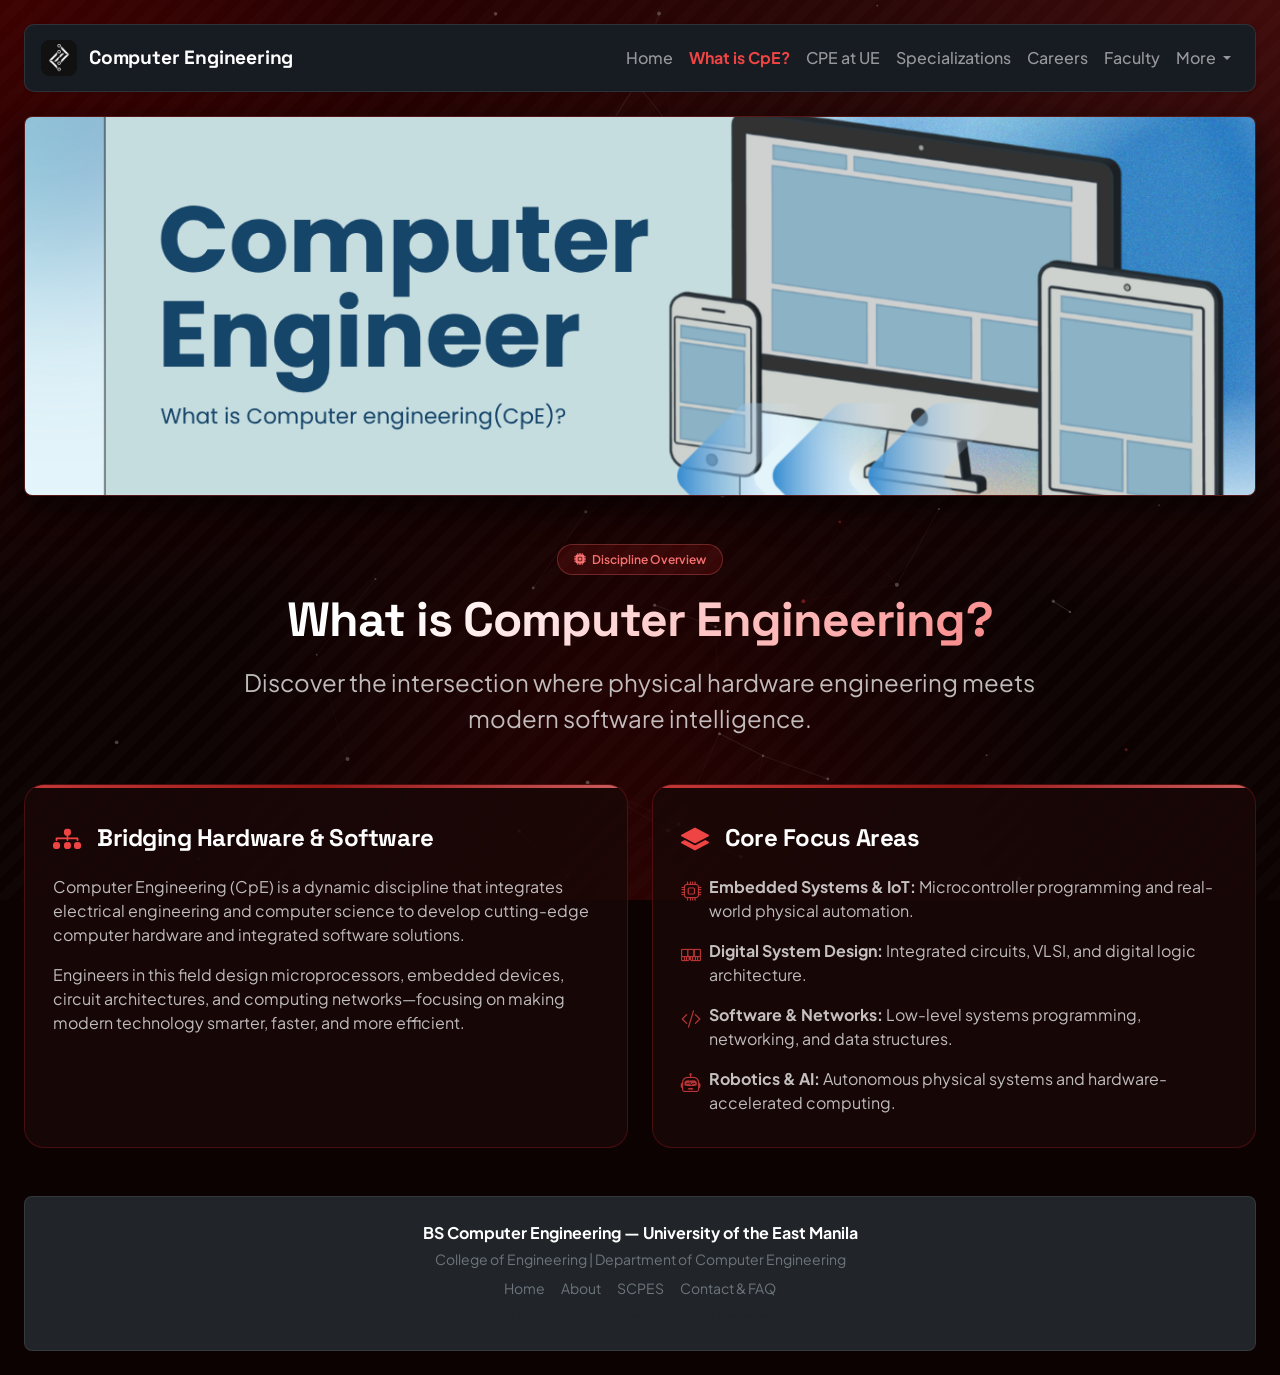
<file: what-is-cpe.html>
<!DOCTYPE html>
<html lang="en">
<head>
    <meta charset="utf-8">
    <meta name="viewport" content="width=device-width, initial-scale=1">
    <title>What is CpE? | Computer Engineering</title>

    <!-- GOOGLE FONTS -->
    <link rel="preconnect" href="https://fonts.googleapis.com">
    <link rel="preconnect" href="https://fonts.gstatic.com" crossorigin>
    <link href="https://fonts.googleapis.com/css2?family=Plus+Jakarta+Sans:wght@400;500;600;700&family=Space+Grotesk:wght@600;700&display=swap" rel="stylesheet">

    <!-- BOOTSTRAP 5 & BOOTSTRAP ICONS -->
    <link href="https://cdn.jsdelivr.net/npm/bootstrap@5.0.2/dist/css/bootstrap.min.css" rel="stylesheet">
    <link rel="stylesheet" href="https://cdn.jsdelivr.net/npm/bootstrap-icons@1.11.3/font/bootstrap-icons.min.css">
    <script src="https://cdn.jsdelivr.net/npm/bootstrap@5.0.2/dist/js/bootstrap.bundle.min.js"></script>

    <style>
        /* 1. DEEP UE CRIMSON AMBIENT BACKGROUND */
        body {
            font-family: 'Plus Jakarta Sans', sans-serif;
            background-color: #0c0202;
            background-image: 
                radial-gradient(at 0% 0%, rgba(153, 0, 0, 0.35) 0px, transparent 50%),
                radial-gradient(at 100% 0%, rgba(220, 38, 38, 0.25) 0px, transparent 50%),
                radial-gradient(at 50% 100%, rgba(112, 2, 2, 0.3) 0px, transparent 50%),
                repeating-linear-gradient(-45deg, rgba(255, 255, 255, 0.015) 0, rgba(255, 255, 255, 0.015) 10px, transparent 10px, transparent 20px);
            background-attachment: fixed;
            color: #f1f5f9;
            min-height: 100vh;
        }

        /* CIRCUIT-TRACE CANVAS — sits behind all content */
        #circuit {
            position: fixed;
            inset: 0;
            z-index: 0;
            display: block;
            pointer-events: none;
        }

        .container-fluid {
            position: relative;
            z-index: 1;
        }

        /* 2. HEADINGS & GRADIENT ACCENTS */
        h1, h2, h3, h4, h5, h6, .navbar-brand {
            font-family: 'Space Grotesk', sans-serif;
            letter-spacing: -0.02em;
        }

        .hero-gradient-text {
            background: linear-gradient(135deg, #ffffff 30%, #fca5a5 70%, #ef4444 100%);
            -webkit-background-clip: text;
            -webkit-text-fill-color: transparent;
        }

        /* 3. NAVBAR & LOGO */
        .custom-navbar {
            background-color: #171b22 !important;
            border: 1px solid rgba(255, 255, 255, 0.1) !important;
            border-radius: 10px !important;
            padding: 10px 16px !important;
        }

        .custom-navbar .navbar-brand {
            font-size: 1.2rem;
            font-weight: 700;
            color: #ffffff !important;
            letter-spacing: -0.01em;
        }

        .custom-navbar .logo-box {
            width: 36px;
            height: 36px;
            border-radius: 9px;
            overflow: hidden;
            background-color: #0c0d10;
            display: inline-flex;
            align-items: center;
            justify-content: center;
            flex-shrink: 0;
        }

        .custom-navbar .logo-img {
            width: 100%;
            height: 100%;
            object-fit: cover;
            transform: scale(1.22);
        }

        .custom-navbar .navbar-toggler {
            border: 1px solid rgba(255, 255, 255, 0.15) !important;
            border-radius: 8px;
            padding: 6px 10px;
        }

        .custom-navbar .navbar-toggler-icon {
            background-image: url("data:image/svg+xml,%3csvg xmlns='http://www.w3.org/2000/svg' viewBox='0 0 30 30'%3e%3cpath stroke='rgba%28255, 255, 255, 0.75%29' stroke-linecap='round' stroke-miterlimit='10' stroke-width='2' d='M4 7h22M4 15h22M4 23h22'/%3e%3c/svg%3e") !important;
        }

        .nav-link.active, .dropdown-item.active {
            color: #ef4444 !important;
            font-weight: 700;
        }

        .dropdown-item.active {
            background-color: rgba(239, 68, 68, 0.15) !important;
        }

        /* 4. BANNER STYLING */
        .subpage-banner {
            height: 380px;
            background-color: #120505;
            display: flex;
            align-items: center;
            justify-content: center;
            border: 1px solid rgba(239, 68, 68, 0.3);
            box-shadow: 0 12px 32px rgba(0, 0, 0, 0.6);
            position: relative;
        }

        .subpage-banner img {
            width: 100%;
            height: 100%;
            object-fit: cover;
            object-position: center;
        }

        @media (max-width: 768px) {
            .subpage-banner {
                height: 220px;
            }
        }

        /* 5. DARK CRIMSON CARDS */
        .crimson-card {
            background: rgba(26, 8, 8, 0.85);
            border-radius: 20px;
            overflow: hidden;
            border: 1px solid rgba(220, 38, 38, 0.25);
            transition: all 0.3s cubic-bezier(0.16, 1, 0.3, 1);
            padding: 32px 28px;
            height: 100%;
            position: relative;
        }

        .crimson-card::before {
            content: "";
            position: absolute;
            top: 0;
            left: 0;
            right: 0;
            height: 3px;
            background: linear-gradient(90deg, #ef4444, #b91c1c, #f87171);
            opacity: 0.8;
            transition: opacity 0.3s ease;
        }

        .crimson-card:hover {
            transform: translateY(-4px);
            box-shadow: 0 16px 35px rgba(220, 38, 38, 0.22);
            border-color: rgba(239, 68, 68, 0.5);
        }

        /* 6. BUTTON & ACCENT STYLES */
        .btn-crimson {
            background: linear-gradient(135deg, #dc2626 0%, #990000 100%);
            color: #ffffff;
            border-radius: 980px;
            padding: 10px 28px;
            font-weight: 600;
            font-size: 0.95rem;
            border: 1px solid rgba(248, 113, 113, 0.3);
            text-decoration: none;
            display: inline-block;
            transition: all 0.3s ease;
            box-shadow: 0 4px 15px rgba(220, 38, 38, 0.3);
        }

        .btn-crimson:hover {
            background: linear-gradient(135deg, #ef4444 0%, #b91c1c 100%);
            color: #ffffff;
            box-shadow: 0 6px 20px rgba(239, 68, 68, 0.5);
            transform: translateY(-2px);
        }

        .bullet-icon {
            color: #ef4444;
            margin-right: 8px;
        }
    </style>
</head>
<body>

<canvas id="circuit"></canvas>

<div class="container-fluid px-4 my-4">

    <!-- MASTER NAVBAR -->
    <nav class="navbar navbar-expand-lg navbar-dark custom-navbar shadow-sm mb-4">
        <div class="container-fluid px-0">
            <a href="index.html" class="navbar-brand d-flex align-items-center gap-2">
                <div class="logo-box me-1">
                    <img src="assets/cpeimg.jpg" alt="CpE Logo" class="logo-img" onerror="this.onerror=null; this.src='data:image/svg+xml;utf8,<svg xmlns=\'http://www.w3.org/2000/svg\' viewBox=\'0 0 100 100\' width=\'100\' height=\'100\'><rect width=\'100\' height=\'100\' fill=\'%23111317\'/><path d=\'M35 35 L50 50 L35 65 M50 35 L65 50 L50 65\' stroke=\'%23ffffff\' stroke-width=\'8\' stroke-linecap=\'round\' stroke-linejoin=\'round\' fill=\'none\'/></svg>';">
                </div>
                <span class="text-white">Computer Engineering</span>
            </a>

            <button type="button" class="navbar-toggler" data-bs-toggle="collapse" data-bs-target="#navbarCollapse">
                <span class="navbar-toggler-icon"></span>
            </button>
            
            <div class="collapse navbar-collapse" id="navbarCollapse">
                <div class="navbar-nav ms-auto fw-medium">
                    <a href="index.html" class="nav-item nav-link">Home</a>
                    <a href="what-is-cpe.html" class="nav-item nav-link active">What is CpE?</a>
                    <a href="cpe-at-ue.html" class="nav-item nav-link">CPE at UE</a>
                    <a href="specializations.html" class="nav-item nav-link">Specializations</a>
                    <a href="opportunities.html" class="nav-item nav-link">Careers</a>
                    <a href="faculty.html" class="nav-item nav-link">Faculty</a>
                    
                    <div class="nav-item dropdown">
                        <a href="#" class="nav-link dropdown-toggle" id="moreDropdown" role="button" data-bs-toggle="dropdown" aria-expanded="false">
                            More
                        </a>
                        <ul class="dropdown-menu dropdown-menu-dark dropdown-menu-end border-0 shadow-lg rounded-3" aria-labelledby="moreDropdown">
                            <li><a href="scpes.html" class="dropdown-item">SCPES Organization</a></li>
                            <li><a href="projects.html" class="dropdown-item">Student Projects</a></li>
                            <li><hr class="dropdown-divider"></li>
                            <li><a href="contact.html" class="dropdown-item">FAQ & Contact</a></li>
                        </ul>
                    </div>
                </div>
            </div>
        </div>
    </nav>

    <!-- SINGLE HERO BANNER -->
    <div class="subpage-banner mb-5 rounded-3 overflow-hidden">
        <img src="assets/cpeabout2.png" alt="What is Computer Engineering Banner">
    </div>

    <!-- PAGE HEADER -->
    <div class="text-center mb-5">
        <span class="badge rounded-pill mb-3 px-3 py-2 fw-semibold" style="color: #f87171; background-color: rgba(220, 38, 38, 0.15); border: 1px solid rgba(248, 113, 113, 0.3);">
            <i class="bi bi-cpu-fill me-1"></i> Discipline Overview
        </span>
        <h1 class="fw-bold display-5 mb-3 hero-gradient-text">What is Computer Engineering?</h1>
        <p class="text-light opacity-75 lead fs-4 col-md-8 mx-auto fw-normal">
            Discover the intersection where physical hardware engineering meets modern software intelligence.
        </p>
    </div>

    <!-- CONTENT SECTION -->
    <div class="row g-4 justify-content-center mb-5">
        <div class="col-lg-6">
            <div class="crimson-card">
                <div class="d-flex align-items-center mb-3">
                    <i class="bi bi-diagram-3-fill fs-3 me-3" style="color: #ef4444;"></i>
                    <h3 class="fw-bold fs-4 text-white mb-0">Bridging Hardware & Software</h3>
                </div>
                <p class="text-light opacity-75">
                    Computer Engineering (CpE) is a dynamic discipline that integrates electrical engineering and computer science to develop cutting-edge computer hardware and integrated software solutions.
                </p>
                <p class="text-light opacity-75 mb-0">
                    Engineers in this field design microprocessors, embedded devices, circuit architectures, and computing networks—focusing on making modern technology smarter, faster, and more efficient.
                </p>
            </div>
        </div>

        <div class="col-lg-6">
            <div class="crimson-card">
                <div class="d-flex align-items-center mb-3">
                    <i class="bi bi-layers-fill fs-3 me-3" style="color: #ef4444;"></i>
                    <h3 class="fw-bold fs-4 text-white mb-0">Core Focus Areas</h3>
                </div>
                <ul class="list-unstyled text-light opacity-75 mb-0">
                    <li class="mb-3 d-flex align-items-start">
                        <i class="bi bi-cpu bullet-icon fs-5"></i>
                        <span><strong class="text-white">Embedded Systems & IoT:</strong> Microcontroller programming and real-world physical automation.</span>
                    </li>
                    <li class="mb-3 d-flex align-items-start">
                        <i class="bi bi-memory bullet-icon fs-5"></i>
                        <span><strong class="text-white">Digital System Design:</strong> Integrated circuits, VLSI, and digital logic architecture.</span>
                    </li>
                    <li class="mb-3 d-flex align-items-start">
                        <i class="bi bi-code-slash bullet-icon fs-5"></i>
                        <span><strong class="text-white">Software & Networks:</strong> Low-level systems programming, networking, and data structures.</span>
                    </li>
                    <li class="d-flex align-items-start">
                        <i class="bi bi-robot bullet-icon fs-5"></i>
                        <span><strong class="text-white">Robotics & AI:</strong> Autonomous physical systems and hardware-accelerated computing.</span>
                    </li>
                </ul>
            </div>
        </div>
    </div>

    <!-- FOOTER -->
    <footer class="bg-dark text-white rounded-3 py-4 mt-5 border border-secondary border-opacity-25">
        <div class="container text-center">
            <p class="fw-bold mb-1">BS Computer Engineering — University of the East Manila</p>
            <p class="text-secondary small mb-2">College of Engineering | Department of Computer Engineering</p>
            <div class="d-flex justify-content-center gap-3 small mb-2">
                <a href="index.html" class="text-decoration-none text-secondary">Home</a>
                <a href="what-is-cpe.html" class="text-decoration-none text-secondary">About</a>
                <a href="scpes.html" class="text-decoration-none text-secondary">SCPES</a>
                <a href="contact.html" class="text-decoration-none text-secondary">Contact & FAQ</a>
            </div>
            <p class="text-muted extra-small mb-0" style="font-size: 0.8rem;">&copy; UE Computer Engineering. All rights reserved.</p>
        </div>
    </footer>

</div>

<script src="circuit.js"></script>

</body>
</html>
</file>
